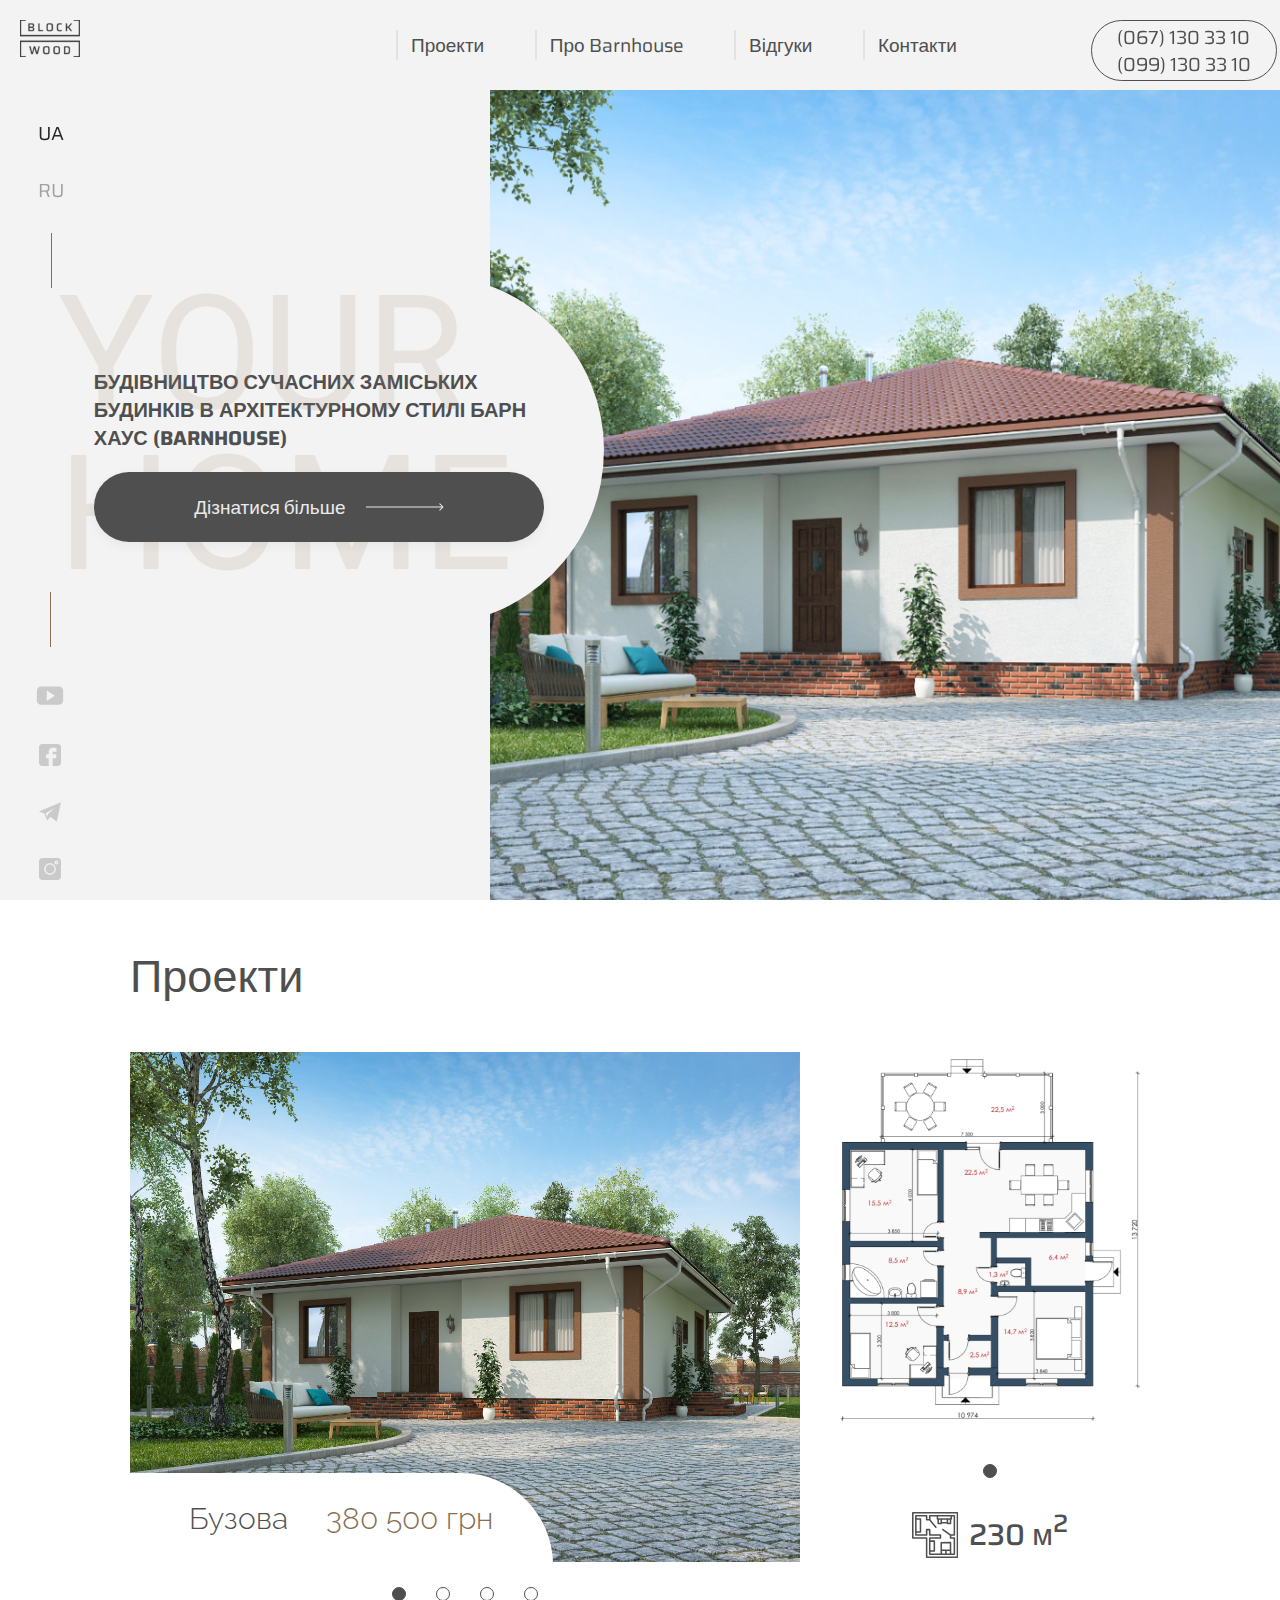
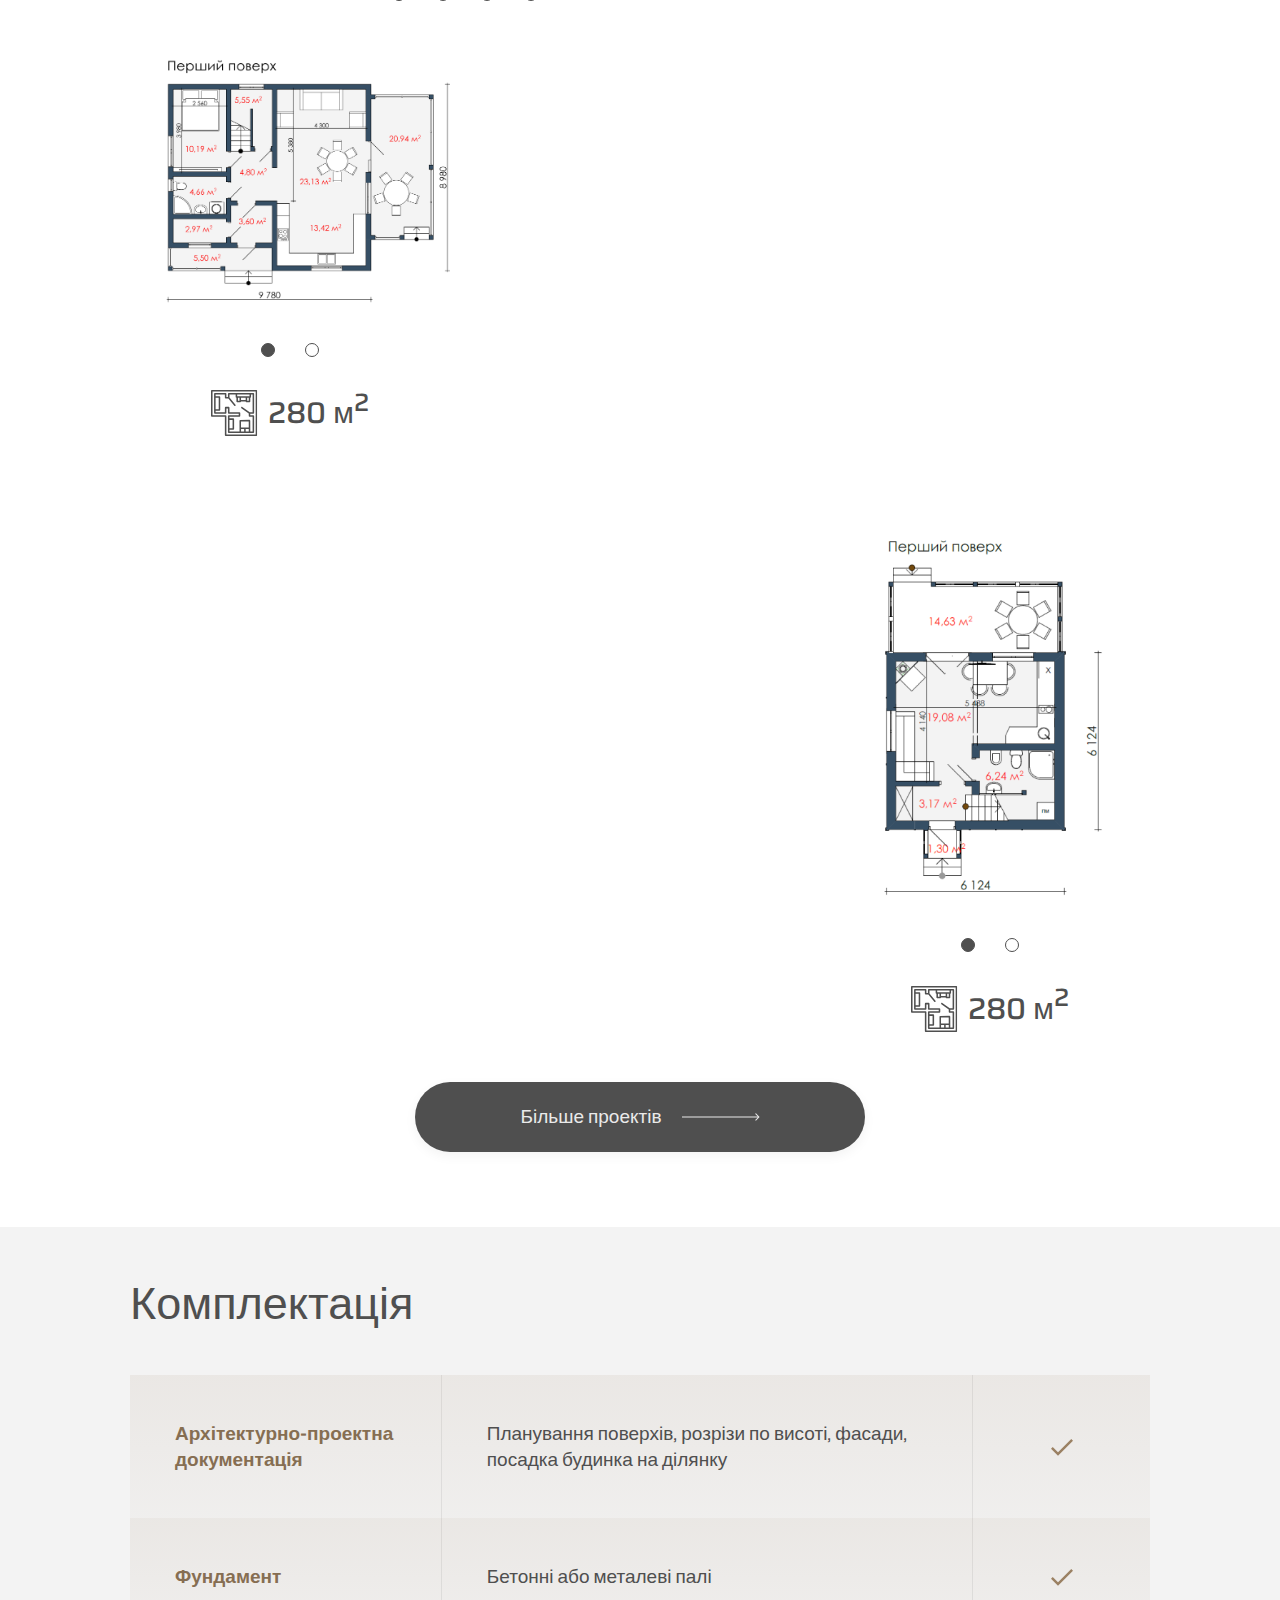
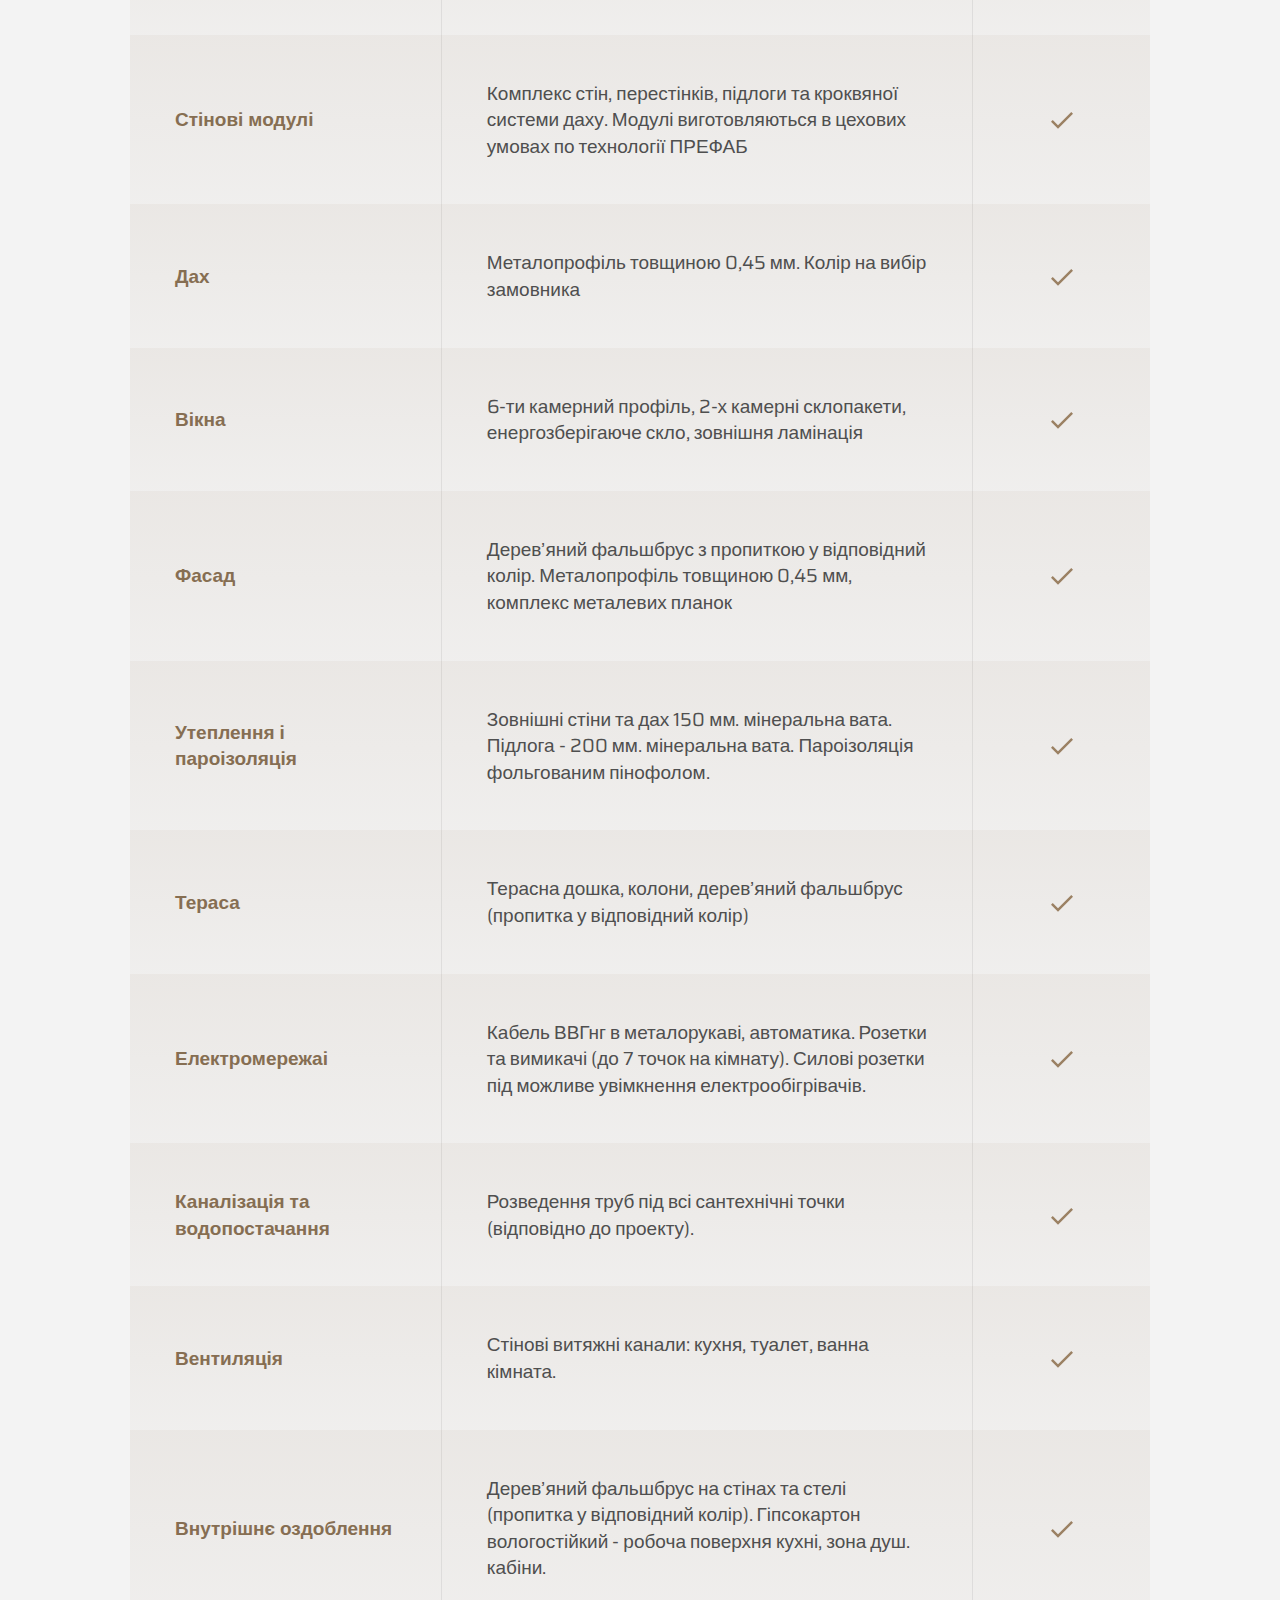
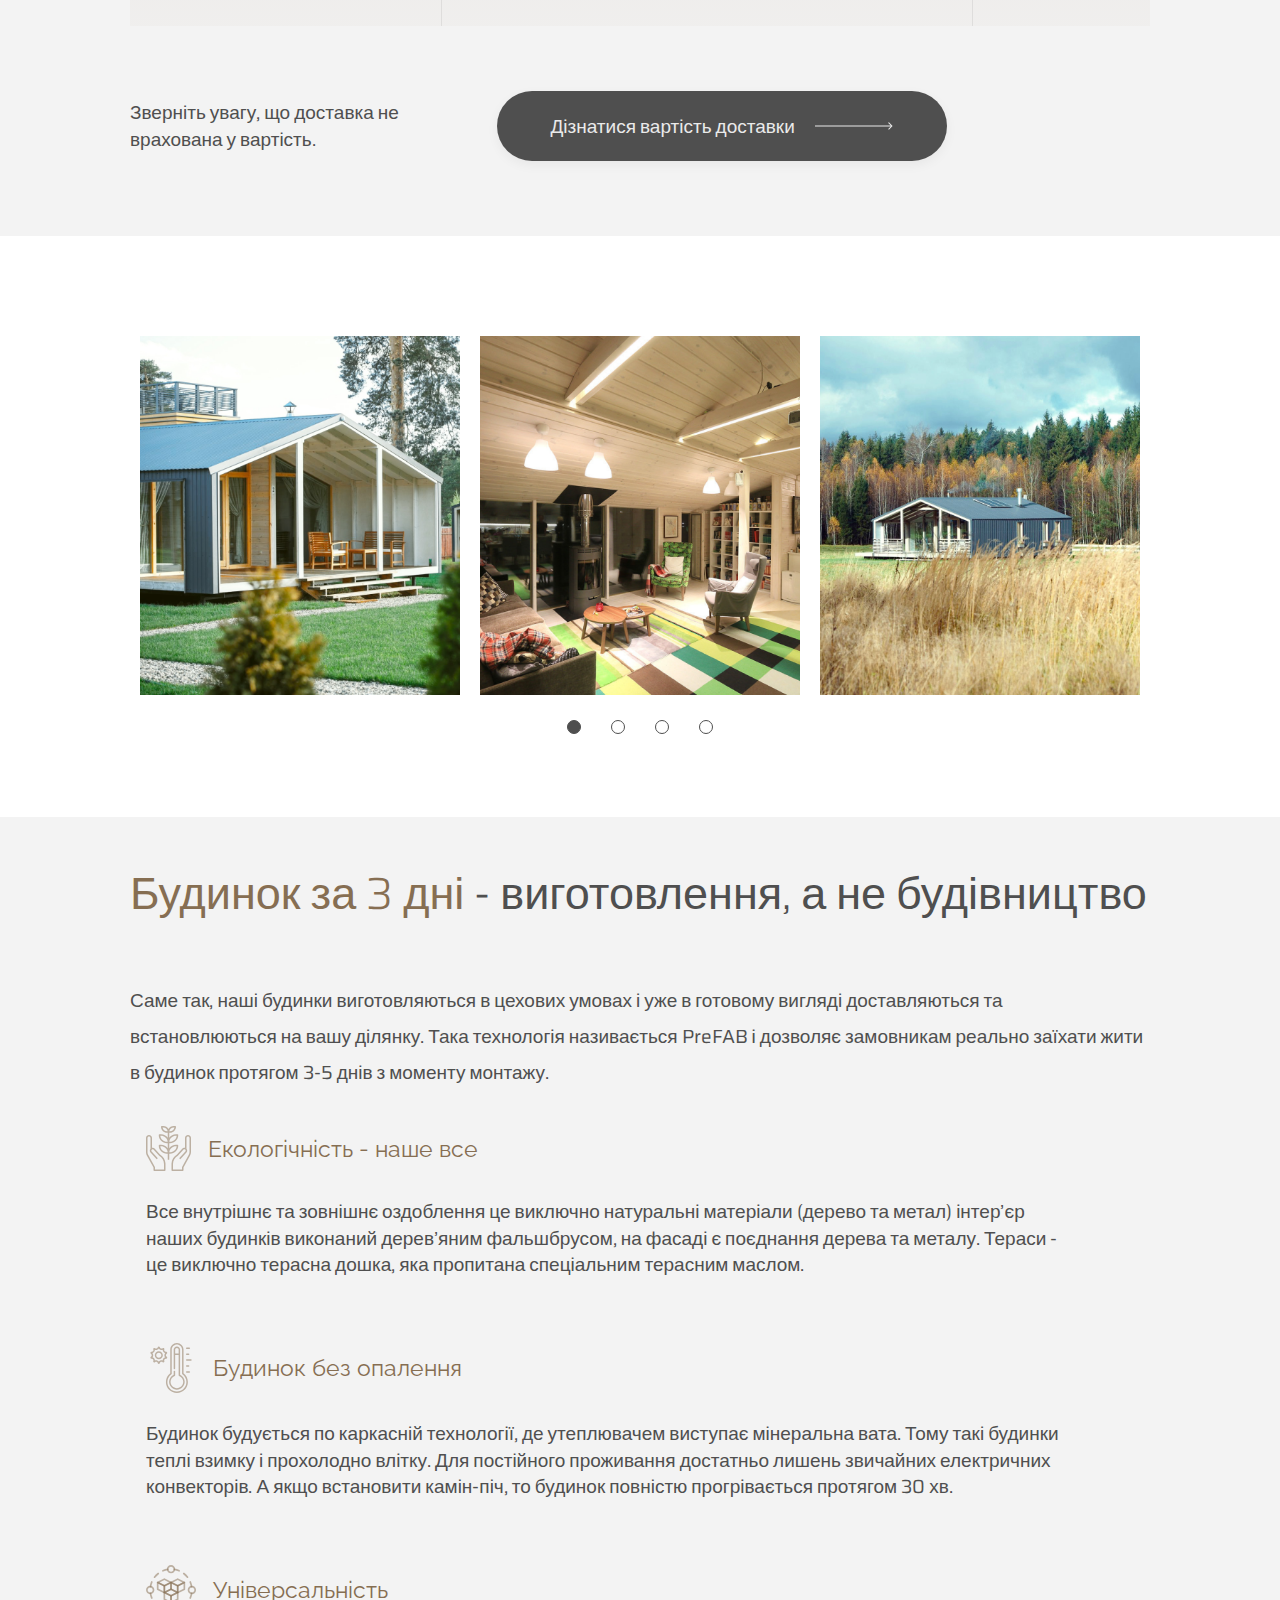
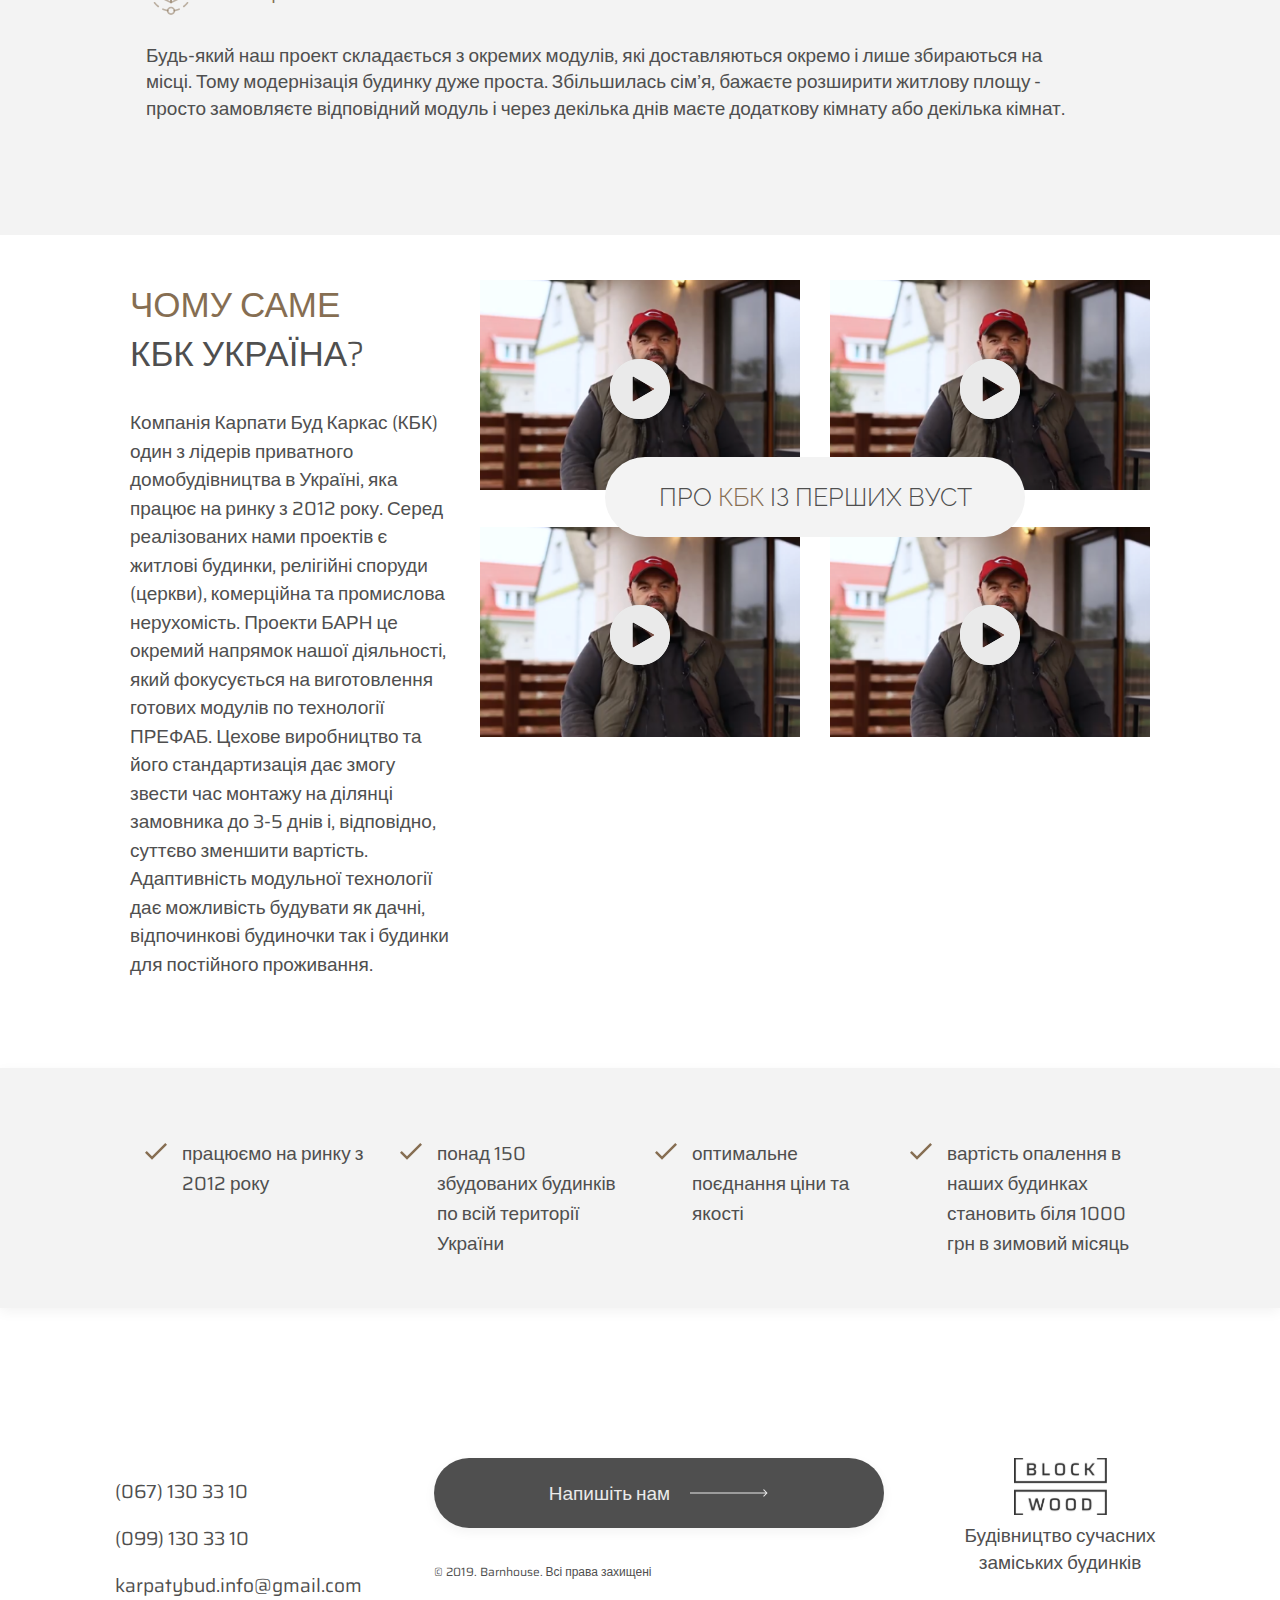
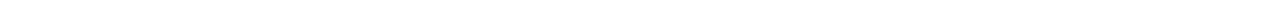
<file: index.html>
<!DOCTYPE html>
<html lang="en">
  <head>
    <meta charset="utf-8" />
    <meta
      name="viewport"
      content="width=device-width, initial-scale=1, shrink-to-fit=no"
    />

    <link rel="stylesheet" type="text/css" href="style/bootstrap.min.css" />
    <link rel="stylesheet" href="./style/animate.css" />
    <link rel="stylesheet" href="./style/slick.css" />
    <link rel="stylesheet" href="https://fonts.typedetail.com/fonts.css" />

    <link rel="stylesheet" type="text/css" href="style/main.css" />
    <title>Home</title>
  </head>
  <body>
    <!-- Modal thanks -->
    <div
      class="modal fade "
      id="modal_thanks"
      tabindex="-1"
      role="dialog"
      aria-labelledby="exampleModalCenterTitle"
      aria-hidden="true"
    >
      <div class="modal-dialog modal-dialog-centered" role="document">
        <div class="modal-content thanks_modal">
          <div>
            <p>
              Дякуємо!
            </p>
            <p>
              Ми отримали Ваше повідомлення і найближчим часом зв’яжемося з Вами
            </p>
          </div>
        </div>
      </div>
    </div>
    <!-- Modal -->
    <div
      class="modal fade modal_with_form"
      id="modal_one"
      tabindex="-1"
      role="dialog"
      aria-labelledby="exampleModalCenterTitle"
      aria-hidden="true"
    >
      <div class="modal-dialog modal-dialog-centered" role="document">
        <div class="modal-content">
          <form class="modal_form" action="">
            <button
              type="button"
              class="close"
              data-dismiss="modal"
              aria-label="Close"
            >
              <img src="./img/close.svg" alt="" />
            </button>
            <div class="form_title">
              Цікавить вартість доставки?
            </div>
            <p>
              Залишіть заявку і наш менеджер зателефонує Вам
            </p>
            <input type="text" placeholder="Ваше iм’я" />
            <input class="phone" type="tel" placeholder="Ваш номер телефону" />
            <button type="submit" class="btn_main" href="#">
              Залишити заявку
              <svg
                width="78"
                height="8"
                viewBox="0 0 78 8"
                fill="none"
                xmlns="http://www.w3.org/2000/svg"
              >
                <path
                  d="M77.3536 4.35355C77.5488 4.15829 77.5488 3.84171 77.3536 3.64645L74.1716 0.464466C73.9763 0.269204 73.6597 0.269204 73.4645 0.464466C73.2692 0.659728 73.2692 0.976311 73.4645 1.17157L76.2929 4L73.4645 6.82843C73.2692 7.02369 73.2692 7.34027 73.4645 7.53553C73.6597 7.7308 73.9763 7.7308 74.1716 7.53553L77.3536 4.35355ZM0 4.5H77V3.5H0V4.5Z"
                  fill="#eaeaea"
                />
              </svg>
            </button>
          </form>
        </div>
      </div>
    </div>
    <!-- Modal -->
    <div
      class="modal fade modal_with_form"
      id="modal_fourth"
      tabindex="-1"
      role="dialog"
      aria-labelledby="exampleModalCenterTitle"
      aria-hidden="true"
    >
      <div class="modal-dialog modal-dialog-centered" role="document">
        <div class="modal-content">
          <form class="modal_form" action="">
            <button
              type="button"
              class="close"
              data-dismiss="modal"
              aria-label="Close"
            >
              <img src="./img/close.svg" alt="" />
            </button>
            <div class="form_title">
              Бажаєте отримати більше проектів?
            </div>
            <p>
              Вкажіть своє ім'я та номер телефону і ми зв’яжемося із Вами
            </p>
            <input type="text" placeholder="Ваше iм’я" />
            <input class="phone" type="tel" placeholder="Ваш номер телефону" />
            <button type="submit" class="btn_main" href="#">
              <span></span>
              <span></span>
              <span></span>
              <span></span>
              Залишити заявку
              <svg
                width="78"
                height="8"
                viewBox="0 0 78 8"
                fill="none"
                xmlns="http://www.w3.org/2000/svg"
              >
                <path
                  d="M77.3536 4.35355C77.5488 4.15829 77.5488 3.84171 77.3536 3.64645L74.1716 0.464466C73.9763 0.269204 73.6597 0.269204 73.4645 0.464466C73.2692 0.659728 73.2692 0.976311 73.4645 1.17157L76.2929 4L73.4645 6.82843C73.2692 7.02369 73.2692 7.34027 73.4645 7.53553C73.6597 7.7308 73.9763 7.7308 74.1716 7.53553L77.3536 4.35355ZM0 4.5H77V3.5H0V4.5Z"
                  fill="#eaeaea"
                />
              </svg>
            </button>
          </form>
        </div>
      </div>
    </div>
    <!-- Modal -->
    <div
      class="modal fade modal_with_form"
      id="modal_three"
      tabindex="-1"
      role="dialog"
      aria-labelledby="exampleModalCenterTitle"
      aria-hidden="true"
    >
      <div class="modal-dialog modal-dialog-centered" role="document">
        <div class="modal-content">
          <form class="modal_form" action="">
            <button
              type="button"
              class="close"
              data-dismiss="modal"
              aria-label="Close"
            >
              <img src="./img/close.svg" alt="" />
            </button>
            <div class="form_title">
              Бажаєте дізнатись більше?
            </div>
            <p>
              Вкажіть своє ім'я та номер телефону і ми зв’яжемося із Вами
            </p>
            <input type="text" placeholder="Ваше iм’я" />
            <input class="phone" type="tel" placeholder="Ваш номер телефону" />
            <button
              type="submit"
              class="btn_main"
              href="#"
              data-target="#modal_three"
            >
              <span></span>
              <span></span>
              <span></span>
              <span></span>
              Залишити заявку
              <svg
                width="78"
                height="8"
                viewBox="0 0 78 8"
                fill="none"
                xmlns="http://www.w3.org/2000/svg"
              >
                <path
                  d="M77.3536 4.35355C77.5488 4.15829 77.5488 3.84171 77.3536 3.64645L74.1716 0.464466C73.9763 0.269204 73.6597 0.269204 73.4645 0.464466C73.2692 0.659728 73.2692 0.976311 73.4645 1.17157L76.2929 4L73.4645 6.82843C73.2692 7.02369 73.2692 7.34027 73.4645 7.53553C73.6597 7.7308 73.9763 7.7308 74.1716 7.53553L77.3536 4.35355ZM0 4.5H77V3.5H0V4.5Z"
                  fill="#eaeaea"
                />
              </svg>
            </button>
          </form>
        </div>
      </div>
    </div>
    <!-- Modal -->
    <div
      class="modal fade modal_with_form"
      id="modal_two"
      tabindex="-1"
      role="dialog"
      aria-labelledby="exampleModalCenterTitle"
      aria-hidden="true"
    >
      <div class="modal-dialog modal-dialog-centered" role="document">
        <div class="modal-content">
          <form class="modal_form" action="">
            <button
              type="button"
              class="close"
              data-dismiss="modal"
              aria-label="Close"
            >
              <img src="./img/close.svg" alt="" />
            </button>
            <div class="form_title">
              У Вас є запитання?
            </div>
            <p>
              Напишіть нам і найближчим часом ми дамо Вам відповідь
            </p>
            <input type="text" placeholder="Ваше iм’я" />
            <input class="phone" type="tel" placeholder="Ваш номер телефону" />
            <textarea
              name=""
              id=""
              cols="30"
              rows="5"
              placeholder="Ваше запитання"
            ></textarea>

            <button type="submit" class="btn_main" href="#">
              <span></span>
              <span></span>
              <span></span>
              <span></span>
              Залишити заявку
              <svg
                width="78"
                height="8"
                viewBox="0 0 78 8"
                fill="none"
                xmlns="http://www.w3.org/2000/svg"
              >
                <path
                  d="M77.3536 4.35355C77.5488 4.15829 77.5488 3.84171 77.3536 3.64645L74.1716 0.464466C73.9763 0.269204 73.6597 0.269204 73.4645 0.464466C73.2692 0.659728 73.2692 0.976311 73.4645 1.17157L76.2929 4L73.4645 6.82843C73.2692 7.02369 73.2692 7.34027 73.4645 7.53553C73.6597 7.7308 73.9763 7.7308 74.1716 7.53553L77.3536 4.35355ZM0 4.5H77V3.5H0V4.5Z"
                  fill="#eaeaea"
                />
              </svg>
            </button>
          </form>
        </div>
      </div>
    </div>
    <header>
      <ul class="menu">
        <div class="close_menu">
          <img src="./img/close_menu.svg" alt="" />
        </div>
        <div class="side_bar mobile_side">
          <div class="soc_side">
            <div class="side_line"></div>
            <a href="">
              <svg
                width="28"
                height="28"
                viewBox="0 0 28 28"
                fill="none"
                xmlns="http://www.w3.org/2000/svg"
              >
                <path
                  d="M0.866394 8.83789V18.5949C0.866394 20.9393 2.76675 22.8397 5.11114 22.8397H22.8714C25.2158 22.8397 27.1165 20.9393 27.1165 18.5949V8.83789C27.1165 6.4935 25.2158 4.59314 22.8714 4.59314H5.11114C2.76675 4.59314 0.866394 6.4935 0.866394 8.83789V8.83789ZM10.7865 18.99V8.44266L18.7829 13.7164L10.7865 18.99Z"
                  fill="#F6F6F6"
                  fill-opacity="0.2"
                />
              </svg>
            </a>
            <a href="">
              <svg
                width="22"
                height="22"
                viewBox="0 0 22 22"
                fill="none"
                xmlns="http://www.w3.org/2000/svg"
              >
                <path
                  d="M18.7773 0H3.22266C1.44583 0 0 1.44583 0 3.22266V18.7773C0 20.5542 1.44583 22 3.22266 22H9.71094V14.2227H7.13281V10.3555H9.71094V7.73438C9.71094 5.60188 11.4456 3.86719 13.5781 3.86719H17.4883V7.73438H13.5781V10.3555H17.4883L16.8438 14.2227H13.5781V22H18.7773C20.5542 22 22 20.5542 22 18.7773V3.22266C22 1.44583 20.5542 0 18.7773 0Z"
                  fill="#F6F6F6"
                  fill-opacity="0.2"
                />
              </svg>
            </a>
            <a href="">
              <svg
                width="22"
                height="22"
                viewBox="0 0 22 22"
                fill="none"
                xmlns="http://www.w3.org/2000/svg"
              >
                <path
                  d="M5.29355 12.5356L8.02979 19.3757L11.592 15.8135L17.6996 20.668L22 1.33203L0 10.4958L5.29355 12.5356ZM15.7135 6.8797L8.97963 13.0217L8.1409 16.1828L6.59151 12.3085L15.7135 6.8797Z"
                  fill="#F6F6F6"
                  fill-opacity="0.2"
                />
              </svg>
            </a>
            <a href="">
              <svg
                width="22"
                height="22"
                viewBox="0 0 22 22"
                fill="none"
                xmlns="http://www.w3.org/2000/svg"
              >
                <path
                  d="M18.7773 0H3.22266C1.44583 0 0 1.44583 0 3.22266V18.7773C0 20.5542 1.44583 22 3.22266 22H18.7773C20.5542 22 22 20.5542 22 18.7773V3.22266C22 1.44583 20.5542 0 18.7773 0ZM11.043 16.7578C7.84431 16.7578 5.24219 14.1557 5.24219 10.957C5.24219 7.75838 7.84431 5.15625 11.043 5.15625C14.2416 5.15625 16.8438 7.75838 16.8438 10.957C16.8438 14.1557 14.2416 16.7578 11.043 16.7578ZM17.4883 6.44531C16.4221 6.44531 15.5547 5.57788 15.5547 4.51172C15.5547 3.44556 16.4221 2.57812 17.4883 2.57812C18.5544 2.57812 19.4219 3.44556 19.4219 4.51172C19.4219 5.57788 18.5544 6.44531 17.4883 6.44531Z"
                  fill="#F6F6F6"
                  fill-opacity="0.2"
                />
                <path
                  d="M17.4883 3.86719C17.1326 3.86719 16.8438 4.15605 16.8438 4.51172C16.8438 4.86739 17.1326 5.15625 17.4883 5.15625C17.8439 5.15625 18.1328 4.86739 18.1328 4.51172C18.1328 4.15605 17.8439 3.86719 17.4883 3.86719Z"
                  fill="#F6F6F6"
                  fill-opacity="0.2"
                />
                <path
                  d="M11.043 6.44531C8.55548 6.44531 6.53125 8.46954 6.53125 10.957C6.53125 13.4445 8.55548 15.4688 11.043 15.4688C13.5305 15.4688 15.5547 13.4445 15.5547 10.957C15.5547 8.46954 13.5305 6.44531 11.043 6.44531Z"
                  fill="#F6F6F6"
                  fill-opacity="0.2"
                />
              </svg>
            </a>
          </div>
        </div>
        <li>
          <a href="">
            Проекти
          </a>
        </li>
        <li>
          <a href="">
            Про Barnhouse
          </a>
        </li>
        <li><a href="">Відгуки</a></li>
        <li><a href="">Контакти</a></li>
        <li class="tel_1">
          <a href="tel:+380671303310">
            (067) 130 33 10
          </a>
        </li>
        <li class="tel_2">
          <a href="tel:+380671303310">
            (099) 130 33 10
          </a>
        </li>
        <div class="language_block align_center">
          <a class="active_lang" href="">
            UA
          </a>
          <a href="">
            ru
          </a>
          <div class="side_line"></div>
        </div>
      </ul>
      <div class="tel_block">
        <a href="tel:+0671303310">
          (067) 130 33 10
        </a>
        <a href="tel:+380671303310">
          (099) 130 33 10
        </a>
      </div>
    </header>
    <div class="side_bar">
      <div class="side_logo">
        <a href="">
          <img src="./img/logo.svg" alt="" />
        </a>
      </div>
      <div class="soc_side">
        <div class="side_line"></div>
        <a href="">
          <svg
            width="28"
            height="28"
            viewBox="0 0 28 28"
            fill="none"
            xmlns="http://www.w3.org/2000/svg"
          >
            <path
              d="M0.866394 8.83789V18.5949C0.866394 20.9393 2.76675 22.8397 5.11114 22.8397H22.8714C25.2158 22.8397 27.1165 20.9393 27.1165 18.5949V8.83789C27.1165 6.4935 25.2158 4.59314 22.8714 4.59314H5.11114C2.76675 4.59314 0.866394 6.4935 0.866394 8.83789V8.83789ZM10.7865 18.99V8.44266L18.7829 13.7164L10.7865 18.99Z"
              fill="#F6F6F6"
              fill-opacity="0.2"
            />
          </svg>
        </a>
        <a href="">
          <svg
            width="22"
            height="22"
            viewBox="0 0 22 22"
            fill="none"
            xmlns="http://www.w3.org/2000/svg"
          >
            <path
              d="M18.7773 0H3.22266C1.44583 0 0 1.44583 0 3.22266V18.7773C0 20.5542 1.44583 22 3.22266 22H9.71094V14.2227H7.13281V10.3555H9.71094V7.73438C9.71094 5.60188 11.4456 3.86719 13.5781 3.86719H17.4883V7.73438H13.5781V10.3555H17.4883L16.8438 14.2227H13.5781V22H18.7773C20.5542 22 22 20.5542 22 18.7773V3.22266C22 1.44583 20.5542 0 18.7773 0Z"
              fill="#F6F6F6"
              fill-opacity="0.2"
            />
          </svg>
        </a>
        <a href="">
          <svg
            width="22"
            height="22"
            viewBox="0 0 22 22"
            fill="none"
            xmlns="http://www.w3.org/2000/svg"
          >
            <path
              d="M5.29355 12.5356L8.02979 19.3757L11.592 15.8135L17.6996 20.668L22 1.33203L0 10.4958L5.29355 12.5356ZM15.7135 6.8797L8.97963 13.0217L8.1409 16.1828L6.59151 12.3085L15.7135 6.8797Z"
              fill="#F6F6F6"
              fill-opacity="0.2"
            />
          </svg>
        </a>
        <a href="">
          <svg
            width="22"
            height="22"
            viewBox="0 0 22 22"
            fill="none"
            xmlns="http://www.w3.org/2000/svg"
          >
            <path
              d="M18.7773 0H3.22266C1.44583 0 0 1.44583 0 3.22266V18.7773C0 20.5542 1.44583 22 3.22266 22H18.7773C20.5542 22 22 20.5542 22 18.7773V3.22266C22 1.44583 20.5542 0 18.7773 0ZM11.043 16.7578C7.84431 16.7578 5.24219 14.1557 5.24219 10.957C5.24219 7.75838 7.84431 5.15625 11.043 5.15625C14.2416 5.15625 16.8438 7.75838 16.8438 10.957C16.8438 14.1557 14.2416 16.7578 11.043 16.7578ZM17.4883 6.44531C16.4221 6.44531 15.5547 5.57788 15.5547 4.51172C15.5547 3.44556 16.4221 2.57812 17.4883 2.57812C18.5544 2.57812 19.4219 3.44556 19.4219 4.51172C19.4219 5.57788 18.5544 6.44531 17.4883 6.44531Z"
              fill="#F6F6F6"
              fill-opacity="0.2"
            />
            <path
              d="M17.4883 3.86719C17.1326 3.86719 16.8438 4.15605 16.8438 4.51172C16.8438 4.86739 17.1326 5.15625 17.4883 5.15625C17.8439 5.15625 18.1328 4.86739 18.1328 4.51172C18.1328 4.15605 17.8439 3.86719 17.4883 3.86719Z"
              fill="#F6F6F6"
              fill-opacity="0.2"
            />
            <path
              d="M11.043 6.44531C8.55548 6.44531 6.53125 8.46954 6.53125 10.957C6.53125 13.4445 8.55548 15.4688 11.043 15.4688C13.5305 15.4688 15.5547 13.4445 15.5547 10.957C15.5547 8.46954 13.5305 6.44531 11.043 6.44531Z"
              fill="#F6F6F6"
              fill-opacity="0.2"
            />
          </svg>
        </a>
      </div>
    </div>
    <main>
      <section class="first_view">
        <div class="menu_btn">
          <img src="./img/menu.svg" alt="" />
        </div>
        <div class="language_block align_center">
          <a class="active_lang" href="">
            UA
          </a>
          <a href="">
            ru
          </a>
          <div class="side_line"></div>
        </div>
        <div class="left_block_wrap">
          <div class="left_block">
            <h1>
              YOUR HOME
            </h1>
            <div class="left_block_text">
              <p>
                Будівництво сучасних заміських будинків в архітектурному стилі
                Барн Хаус (Barnhouse)
              </p>
              <a
                class="btn_main"
                data-toggle="modal"
                data-target="#modal_three"
                href="#"
              >
                Дізнатися більше
                <svg
                  width="78"
                  height="8"
                  viewBox="0 0 78 8"
                  fill="none"
                  xmlns="http://www.w3.org/2000/svg"
                >
                  <path
                    d="M77.3536 4.35355C77.5488 4.15829 77.5488 3.84171 77.3536 3.64645L74.1716 0.464466C73.9763 0.269204 73.6597 0.269204 73.4645 0.464466C73.2692 0.659728 73.2692 0.976311 73.4645 1.17157L76.2929 4L73.4645 6.82843C73.2692 7.02369 73.2692 7.34027 73.4645 7.53553C73.6597 7.7308 73.9763 7.7308 74.1716 7.53553L77.3536 4.35355ZM0 4.5H77V3.5H0V4.5Z"
                    fill="#eaeaea"
                  />
                </svg>
              </a>
            </div>
          </div>
        </div>
        <div class="first_view__right  ">
          <img src="./img/fr.png" alt="" />
        </div>
      </section>
      <section class="second_view">
        <div class="container">
          <h3>
            Проекти
          </h3>
          <div class="plan_wrap">
            <div class="row">
              <div class="col-lg-8 ">
                <div class="relative_block">
                  <div class="proj_dscr">
                    <span class="proj_name">
                      Бузова
                    </span>
                    <span class="proj_price">
                        380 500 грн
                    </span>
                  </div>
                  <div class="slider slider_1">
                    <div class="slide_img">
                      <img src="./img/buzova_1.jpg" alt="" />
                    </div>
                    <div class="slide_img">
                      <img src="./img/buzova_2.jpg" alt="" />
                    </div>
                    <div class="slide_img">
                      <img src="./img/buzova_3.jpg" alt="" />
                    </div>
                    <div class="slide_img">
                      <img src="./img/buzova_4.jpg" alt="" />
                    </div>
                  </div>
                </div>
              </div>
              <div class="col-lg-4">
                <div class="slide_plan slider">
                  <div class="plan_img">
                    <img src="./img/40v.png" alt="" />
                  </div>
                </div>
                <div class="plan_dscr">
                  <div class="area">
                    <img src="./img/blueprint1.svg" alt="" />
                    <span> 230 м<sup>2</sup> </span>
                  </div>
                </div>
              </div>
            </div>
          </div>
          <div class="plan_wrap ">
            <div class="row">
              <div class="col-lg-4">
                <div class="slide_plan slider">
                  <div class="plan_img">
                    <img src="./img/p1.png" alt="" />
                  </div>
                  <div class="plan_img">
                    <img src="./img/p2.png" alt="" />
                  </div>
                </div>
                <div class="plan_dscr">
                  <div class="area">
                    <img src="./img/blueprint1.svg" alt="" />
                    <span> 280 м<sup>2</sup> </span>
                  </div>
                </div>
              </div>
              <div class="col-lg-8 wow bounceInRight" data-wow-duration="2s">
                <div class="relative_block">
                  <div class="proj_dscr">
                    <span class="proj_name">
                      Гора
                    </span>
                    <span class="proj_price">
                      420 500  грн
                    </span>
                  </div>
                  <div class="slider slider_1">
                    <div class="slide_img">
                      <img src="./img/Gora_0003.jpg" alt="" />
                    </div>
                    <div class="slide_img">
                      <img src="./img/Gora_0000.jpg" alt="" />
                    </div>
                    <div class="slide_img">
                      <img src="./img/Gora_0001.jpg" alt="" />
                    </div>
                  
                  </div>
                </div>
              </div>
            </div>
          </div>
          <div class="plan_wrap">
            <div class="row">
              <div class="col-lg-8  wow bounceInLeft" data-wow-duration="2s"">
                <div class="relative_block">
                  <div class="proj_dscr">
                    <span class="proj_name">
                      Микулинці
                    </span>
                    <span class="proj_price">
                      490 300 грн
                    </span>
                  </div>
                  <div class="slider slider_1">
                    <div class="slide_img">
                      <img src="./img/1vv.jpg" alt="" />
                    </div>
                    <div class="slide_img">
                      <img src="./img/2vv.jpg" alt="" />
                    </div>
                    <div class="slide_img">
                      <img src="./img/3vv.jpg" alt="" />
                    </div>

                  </div>
                </div>
              </div>
              <div class="col-lg-4">
                <div class="slide_plan slider">
                  <div class="plan_img">
                    <img src="./img/zc1.png" alt="" />
                  </div>
                  <div class="plan_img">
                    <img src="./img/zc2.png" alt="" />
                  </div>
                  
                </div>
                <div class="plan_dscr">
                  <div class="area">
                    <img src="./img/blueprint1.svg" alt="" />
                    <span> 280 м<sup>2</sup> </span>
                  </div>
                </div>
              </div>
            </div>
          </div>
          <a
            class="btn_main"
            data-toggle="modal"
            data-target="#modal_fourth"
            href="#"
          >
         
            Більше проектів
            <svg
              width="78"
              height="8"
              viewBox="0 0 78 8"
              fill="none"
              xmlns="http://www.w3.org/2000/svg"
            >
              <path
                d="M77.3536 4.35355C77.5488 4.15829 77.5488 3.84171 77.3536 3.64645L74.1716 0.464466C73.9763 0.269204 73.6597 0.269204 73.4645 0.464466C73.2692 0.659728 73.2692 0.976311 73.4645 1.17157L76.2929 4L73.4645 6.82843C73.2692 7.02369 73.2692 7.34027 73.4645 7.53553C73.6597 7.7308 73.9763 7.7308 74.1716 7.53553L77.3536 4.35355ZM0 4.5H77V3.5H0V4.5Z"
                fill="#eaeaea"
              />
            </svg>
          </a>
        </div>
      </section>
      <section class="third_view">
        <div class="container">
          <h3>
            Комплектація
          </h3>
          <ul class="equipment">
            <li>
              <div class="equipment_name">
                <p>Архітектурно-проектна документація</p>
              </div>
              <div class="equipment_text">
                <p>
                  Планування поверхів, розрізи по висоті, фасади, посадка
                  будинка на ділянку
                </p>
              </div>
              <div class="check_mark">
                <svg
                  width="22"
                  height="17"
                  viewBox="0 0 22 17"
                  fill="none"
                  xmlns="http://www.w3.org/2000/svg"
                >
                  <path
                    d="M7 13.25L1.75 8L0 9.75L7 16.75L22 1.75L20.25 0L7 13.25Z"
                    fill="#EAEAEA"
                  />
                </svg>
              </div>
            </li>
            <li>
              <div class="equipment_name">
                <p>Фундамент</p>
              </div>
              <div class="equipment_text">
                <p>
                  Бетонні або металеві палі
                </p>
              </div>
              <div class="check_mark">
                <svg
                  width="22"
                  height="17"
                  viewBox="0 0 22 17"
                  fill="none"
                  xmlns="http://www.w3.org/2000/svg"
                >
                  <path
                    d="M7 13.25L1.75 8L0 9.75L7 16.75L22 1.75L20.25 0L7 13.25Z"
                    fill="#EAEAEA"
                  />
                </svg>
              </div>
            </li>
            <li>
              <div class="equipment_name">
                <p>Стінові модулі</p>
              </div>
              <div class="equipment_text">
                <p>
                  Комплекс стін, перестінків, підлоги та кроквяної системи даху.
                  Модулі виготовляються в цехових умовах по технології ПРЕФАБ
                </p>
              </div>
              <div class="check_mark">
                <svg
                  width="22"
                  height="17"
                  viewBox="0 0 22 17"
                  fill="none"
                  xmlns="http://www.w3.org/2000/svg"
                >
                  <path
                    d="M7 13.25L1.75 8L0 9.75L7 16.75L22 1.75L20.25 0L7 13.25Z"
                    fill="#EAEAEA"
                  />
                </svg>
              </div>
            </li>
            <li>
              <div class="equipment_name">
                <p>Дах</p>
              </div>
              <div class="equipment_text">
                <p>
                  Металопрофіль товщиною 0,45 мм. Колір на вибір замовника
                </p>
              </div>
              <div class="check_mark">
                <svg
                  width="22"
                  height="17"
                  viewBox="0 0 22 17"
                  fill="none"
                  xmlns="http://www.w3.org/2000/svg"
                >
                  <path
                    d="M7 13.25L1.75 8L0 9.75L7 16.75L22 1.75L20.25 0L7 13.25Z"
                    fill="#EAEAEA"
                  />
                </svg>
              </div>
            </li>
            <li>
              <div class="equipment_name">
                <p>Вікна</p>
              </div>
              <div class="equipment_text">
                <p>
                  6-ти камерний профіль, 2-х камерні склопакети,
                  енергозберігаюче скло, зовнішня ламінація
                </p>
              </div>
              <div class="check_mark">
                <svg
                  width="22"
                  height="17"
                  viewBox="0 0 22 17"
                  fill="none"
                  xmlns="http://www.w3.org/2000/svg"
                >
                  <path
                    d="M7 13.25L1.75 8L0 9.75L7 16.75L22 1.75L20.25 0L7 13.25Z"
                    fill="#EAEAEA"
                  />
                </svg>
              </div>
            </li>
            <li>
              <div class="equipment_name">
                <p>Фасад</p>
              </div>
              <div class="equipment_text">
                <p>
                  Дерев’яний фальшбрус з пропиткою у відповідний колір.
                  Металопрофіль товщиною 0,45 мм, комплекс металевих планок
                </p>
              </div>
              <div class="check_mark">
                <svg
                  width="22"
                  height="17"
                  viewBox="0 0 22 17"
                  fill="none"
                  xmlns="http://www.w3.org/2000/svg"
                >
                  <path
                    d="M7 13.25L1.75 8L0 9.75L7 16.75L22 1.75L20.25 0L7 13.25Z"
                    fill="#EAEAEA"
                  />
                </svg>
              </div>
            </li>
            <li>
              <div class="equipment_name">
                <p>Утеплення і пароізоляція</p>
              </div>
              <div class="equipment_text">
                <p>
                  Зовнішні стіни та дах 150 мм. мінеральна вата. Підлога - 200
                  мм. мінеральна вата. Пароізоляція фольгованим пінофолом.
                </p>
              </div>
              <div class="check_mark">
                <svg
                  width="22"
                  height="17"
                  viewBox="0 0 22 17"
                  fill="none"
                  xmlns="http://www.w3.org/2000/svg"
                >
                  <path
                    d="M7 13.25L1.75 8L0 9.75L7 16.75L22 1.75L20.25 0L7 13.25Z"
                    fill="#EAEAEA"
                  />
                </svg>
              </div>
            </li>
            <li>
              <div class="equipment_name">
                <p>Тераса</p>
              </div>
              <div class="equipment_text">
                <p>
                  Терасна дошка, колони, дерев’яний фальшбрус (пропитка у
                  відповідний колір)
                </p>
              </div>
              <div class="check_mark">
                <svg
                  width="22"
                  height="17"
                  viewBox="0 0 22 17"
                  fill="none"
                  xmlns="http://www.w3.org/2000/svg"
                >
                  <path
                    d="M7 13.25L1.75 8L0 9.75L7 16.75L22 1.75L20.25 0L7 13.25Z"
                    fill="#EAEAEA"
                  />
                </svg>
              </div>
            </li>
            <li>
              <div class="equipment_name">
                <p>Електромережаі</p>
              </div>
              <div class="equipment_text">
                <p>
                  Кабель ВВГнг в металорукаві, автоматика. Розетки та вимикачі
                  (до 7 точок на кімнату). Силові розетки під можливе увімкнення
                  електрообігрівачів.
                </p>
              </div>
              <div class="check_mark">
                <svg
                  width="22"
                  height="17"
                  viewBox="0 0 22 17"
                  fill="none"
                  xmlns="http://www.w3.org/2000/svg"
                >
                  <path
                    d="M7 13.25L1.75 8L0 9.75L7 16.75L22 1.75L20.25 0L7 13.25Z"
                    fill="#EAEAEA"
                  />
                </svg>
              </div>
            </li>
            <li>
              <div class="equipment_name">
                <p>Каналізація та водопостачання</p>
              </div>
              <div class="equipment_text">
                <p>
                  Розведення труб під всі сантехнічні точки (відповідно до
                  проекту).
                </p>
              </div>
              <div class="check_mark">
                <svg
                  width="22"
                  height="17"
                  viewBox="0 0 22 17"
                  fill="none"
                  xmlns="http://www.w3.org/2000/svg"
                >
                  <path
                    d="M7 13.25L1.75 8L0 9.75L7 16.75L22 1.75L20.25 0L7 13.25Z"
                    fill="#EAEAEA"
                  />
                </svg>
              </div>
            </li>
            <li>
              <div class="equipment_name">
                <p>Вентиляція</p>
              </div>
              <div class="equipment_text">
                <p>
                  Стінові витяжні канали: кухня, туалет, ванна кімната.
                </p>
              </div>
              <div class="check_mark">
                <svg
                  width="22"
                  height="17"
                  viewBox="0 0 22 17"
                  fill="none"
                  xmlns="http://www.w3.org/2000/svg"
                >
                  <path
                    d="M7 13.25L1.75 8L0 9.75L7 16.75L22 1.75L20.25 0L7 13.25Z"
                    fill="#EAEAEA"
                  />
                </svg>
              </div>
            </li>
            <li>
              <div class="equipment_name">
                <p>Внутрішнє оздоблення</p>
              </div>
              <div class="equipment_text">
                <p>
                  Дерев’яний фальшбрус на стінах та стелі (пропитка у
                  відповідний колір). Гіпсокартон вологостійкий - робоча
                  поверхня кухні, зона душ. кабіни.
                </p>
              </div>
              <div class="check_mark">
                <svg
                  width="22"
                  height="17"
                  viewBox="0 0 22 17"
                  fill="none"
                  xmlns="http://www.w3.org/2000/svg"
                >
                  <path
                    d="M7 13.25L1.75 8L0 9.75L7 16.75L22 1.75L20.25 0L7 13.25Z"
                    fill="#EAEAEA"
                  />
                </svg>
              </div>
            </li>
          </ul>
          <div>
            <p>
              Зверніть увагу, що доставка не врахована у вартість.
            </p>
            <a
              class="btn_main"
              data-toggle="modal"
              data-target="#modal_one"
              href="#"
            >
              Дізнатися вартість доставки
              <svg
                width="78"
                height="8"
                viewBox="0 0 78 8"
                fill="none"
                xmlns="http://www.w3.org/2000/svg"
              >
                <path
                  d="M77.3536 4.35355C77.5488 4.15829 77.5488 3.84171 77.3536 3.64645L74.1716 0.464466C73.9763 0.269204 73.6597 0.269204 73.4645 0.464466C73.2692 0.659728 73.2692 0.976311 73.4645 1.17157L76.2929 4L73.4645 6.82843C73.2692 7.02369 73.2692 7.34027 73.4645 7.53553C73.6597 7.7308 73.9763 7.7308 74.1716 7.53553L77.3536 4.35355ZM0 4.5H77V3.5H0V4.5Z"
                  fill="#eaeaea"
                />
              </svg>
            </a>
          </div>
        </div>
      </section>
      <section class="fourth_view">
        <div class="container">
          <div class="slider_2 slider">
            <div class="slide_2">
              <div class="slide_2_img_wrap">
                <img src="./img/811.png" alt="" />
              </div>
            </div>
            <div class="slide_2">
              <div class="slide_2_img_wrap">
                <img src="./img/1711.png" alt="" />
              </div>
            </div>
            <div class="slide_2">
              <div class="slide_2_img_wrap">
                <img src="./img/1011.png" alt="" />
              </div>
            </div>
            <div class="slide_2">
              <div class="slide_2_img_wrap">
                <img src="./img/811.png" alt="" />
              </div>
            </div>
            <div class="slide_2">
              <div class="slide_2_img_wrap">
                <img src="./img/1711.png" alt="" />
              </div>
            </div>
            <div class="slide_2">
              <div class="slide_2_img_wrap">
                <img src="./img/1011.png" alt="" />
              </div>
            </div>
            <div class="slide_2">
              <div class="slide_2_img_wrap">
                <img src="./img/811.png" alt="" />
              </div>
            </div>
            <div class="slide_2">
              <div class="slide_2_img_wrap">
                <img src="./img/1711.png" alt="" />
              </div>
            </div>
            <div class="slide_2">
              <div class="slide_2_img_wrap">
                <img src="./img/1011.png" alt="" />
              </div>
            </div>
            <div class="slide_2">
              <div class="slide_2_img_wrap">
                <img src="./img/811.png" alt="" />
              </div>
            </div>
            <div class="slide_2">
              <div class="slide_2_img_wrap">
                <img src="./img/1711.png" alt="" />
              </div>
            </div>
            <div class="slide_2">
              <div class="slide_2_img_wrap">
                <img src="./img/1011.png" alt="" />
              </div>
            </div>
          </div>
        </div>
      </section>
      <section class="fifth_view">
        <div class="container">
          <h3>
            <span class="gold_text">
              Будинок за 3 дні
            </span>
            - виготовлення, а не будівництво
          </h3>
          <p>
            Саме так, наші будинки виготовляються в цехових умовах і уже в
            готовому вигляді доставляються та встановлюються на вашу ділянку.
            Така технологія називається PreFAB і дозволяє замовникам реально
            заїхати жити в будинок протягом 3-5 днів з моменту монтажу.
          </p>
          <div class="pluses">
            <div class="plusess_title">
              <img src="./img/ecology1.svg" alt="" />
              <span>
                Екологічність - наше все
              </span>
            </div>
            <p>
              Все внутрішнє та зовнішнє оздоблення це виключно натуральні
              матеріали (дерево та метал) інтер’єр наших будинків виконаний
              дерев’яним фальшбрусом, на фасаді є поєднання дерева та металу.
              Тераси - це виключно терасна дошка, яка пропитана спеціальним
              терасним маслом.
            </p>
          </div>
          <div class="pluses">
            <div class="plusess_title">
              <img src="./img/hot11.svg" alt="" />
              <span>
                Будинок без опалення
              </span>
            </div>
            <p>
              Будинок будується по каркасній технології, де утеплювачем виступає
              мінеральна вата. Тому такі будинки теплі взимку і прохолодно
              влітку. Для постійного проживання достатньо лишень звичайних
              електричних конвекторів. А якщо встановити камін-піч, то будинок
              повністю прогрівається протягом 30 хв.
            </p>
          </div>
          <div class="pluses">
            <div class="plusess_title">
              <img src="./img/modules11.svg" alt="" />
              <span>
                Універсальність
              </span>
            </div>
            <p>
              Будь-який наш проект складається з окремих модулів, які
              доставляються окремо і лише збираються на місці. Тому модернізація
              будинку дуже проста. Збільшилась сім’я, бажаєте розширити житлову
              площу - просто замовляєте відповідний модуль і через декілька днів
              маєте додаткову кімнату або декілька кімнат.
            </p>
          </div>
        </div>
      </section>
      <section class="sixth_view">
        <div class="container">
          <div class="row">
            <div class="col-lg-4 col-12">
              <h3 class="why_title">
                Чому саме <br />
                <span class="gold_text"> КБК Україна? </span>
              </h3>
              <p class="why_text">
                Компанія Карпати Буд Каркас (КБК) один з лідерів приватного
                домобудівництва в Україні, яка працює на ринку з 2012 року.
                Серед реалізованих нами проектів є житлові будинки, релігійні
                споруди (церкви), комерційна та промислова нерухомість. Проекти
                БАРН це окремий напрямок нашої діяльності, який фокусується на
                виготовлення готових модулів по технології ПРЕФАБ. Цехове
                виробництво та його стандартизація дає змогу звести час монтажу
                на ділянці замовника до 3-5 днів і, відповідно, суттєво зменшити
                вартість. Адаптивність модульної технології дає можливість
                будувати як дачні, відпочинкові будиночки так і будинки для
                постійного проживання.
              </p>
            </div>
            <div class="col-lg-8  col-12">
              <div class="row relative_block">
                <div class="video_block_text">
                  <p>
                    Про
                    <span class="gold_text">
                      КБК
                    </span>
                    із перших вуст
                  </p>
                </div>
                <div class="col-6">
                  <div class="video_link_wrap">
                    <div
                      class="play_btn"
                      data-toggle="modal"
                      data-target="#exampleModalCenter"
                    >
                      <svg
                        width="100"
                        height="100"
                        viewBox="0 0 100 100"
                        fill="none"
                        xmlns="http://www.w3.org/2000/svg"
                      >
                        <mask id="path-1-inside-1" fill="white">
                          <path
                            fill-rule="evenodd"
                            clip-rule="evenodd"
                            d="M50 0C22.3858 0 0 22.3858 0 50C0 77.6142 22.3858 100 50 100C77.6142 100 100 77.6142 100 50C100 22.3858 77.6142 0 50 0ZM39 70.7846L73.5 50.866C74.1667 50.4811 74.1667 49.5189 73.5 49.134L39 29.2154C38.3333 28.8305 37.5 29.3116 37.5 30.0814L37.5 69.9186C37.5 70.6884 38.3333 71.1695 39 70.7846Z"
                          />
                        </mask>
                        <path
                          fill-rule="evenodd"
                          clip-rule="evenodd"
                          d="M50 0C22.3858 0 0 22.3858 0 50C0 77.6142 22.3858 100 50 100C77.6142 100 100 77.6142 100 50C100 22.3858 77.6142 0 50 0ZM39 70.7846L73.5 50.866C74.1667 50.4811 74.1667 49.5189 73.5 49.134L39 29.2154C38.3333 28.8305 37.5 29.3116 37.5 30.0814L37.5 69.9186C37.5 70.6884 38.3333 71.1695 39 70.7846Z"
                          fill="#EAEAEA"
                        />
                        <path
                          d="M73.5 50.866L75 53.4641L73.5 50.866ZM39 70.7846L37.5 68.1865H37.5L39 70.7846ZM73.5 49.134L75 46.5359L73.5 49.134ZM39 29.2154L37.5 31.8135L39 29.2154ZM37.5 30.0814H40.5H37.5ZM37.5 69.9186H34.5H37.5ZM3 50C3 24.0426 24.0426 3 50 3V-3C20.7289 -3 -3 20.7289 -3 50H3ZM50 97C24.0426 97 3 75.9574 3 50H-3C-3 79.2711 20.7289 103 50 103V97ZM97 50C97 75.9574 75.9574 97 50 97V103C79.2711 103 103 79.2711 103 50H97ZM50 3C75.9574 3 97 24.0426 97 50H103C103 20.7289 79.2711 -3 50 -3V3ZM72 48.2679L37.5 68.1865L40.5 73.3827L75 53.4641L72 48.2679ZM72 51.7321C70.6667 50.9622 70.6667 49.0378 72 48.2679L75 53.4641C77.6667 51.9245 77.6667 48.0755 75 46.5359L72 51.7321ZM37.5 31.8135L72 51.7321L75 46.5359L40.5 26.6173L37.5 31.8135ZM40.5 30.0814C40.5 31.621 38.8333 32.5833 37.5 31.8135L40.5 26.6173C37.8333 25.0777 34.5 27.0022 34.5 30.0814H40.5ZM40.5 69.9186L40.5 30.0814H34.5L34.5 69.9186H40.5ZM37.5 68.1865C38.8333 67.4167 40.5 68.379 40.5 69.9186H34.5C34.5 72.9978 37.8333 74.9223 40.5 73.3827L37.5 68.1865Z"
                          fill="#EAEAEA"
                          mask="url(#path-1-inside-1)"
                        />
                      </svg>
                    </div>
                    <img src="./img/image14.png" alt="" />
                  </div>
                </div>
                <div class="col-6">
                  <div class="video_link_wrap">
                    <div
                      class="play_btn"
                      data-toggle="modal"
                      data-target="#exampleModalCenter"
                    >
                      <svg
                        width="100"
                        height="100"
                        viewBox="0 0 100 100"
                        fill="none"
                        xmlns="http://www.w3.org/2000/svg"
                      >
                        <mask id="path-1-inside-1" fill="white">
                          <path
                            fill-rule="evenodd"
                            clip-rule="evenodd"
                            d="M50 0C22.3858 0 0 22.3858 0 50C0 77.6142 22.3858 100 50 100C77.6142 100 100 77.6142 100 50C100 22.3858 77.6142 0 50 0ZM39 70.7846L73.5 50.866C74.1667 50.4811 74.1667 49.5189 73.5 49.134L39 29.2154C38.3333 28.8305 37.5 29.3116 37.5 30.0814L37.5 69.9186C37.5 70.6884 38.3333 71.1695 39 70.7846Z"
                          />
                        </mask>
                        <path
                          fill-rule="evenodd"
                          clip-rule="evenodd"
                          d="M50 0C22.3858 0 0 22.3858 0 50C0 77.6142 22.3858 100 50 100C77.6142 100 100 77.6142 100 50C100 22.3858 77.6142 0 50 0ZM39 70.7846L73.5 50.866C74.1667 50.4811 74.1667 49.5189 73.5 49.134L39 29.2154C38.3333 28.8305 37.5 29.3116 37.5 30.0814L37.5 69.9186C37.5 70.6884 38.3333 71.1695 39 70.7846Z"
                          fill="#EAEAEA"
                        />
                        <path
                          d="M73.5 50.866L75 53.4641L73.5 50.866ZM39 70.7846L37.5 68.1865H37.5L39 70.7846ZM73.5 49.134L75 46.5359L73.5 49.134ZM39 29.2154L37.5 31.8135L39 29.2154ZM37.5 30.0814H40.5H37.5ZM37.5 69.9186H34.5H37.5ZM3 50C3 24.0426 24.0426 3 50 3V-3C20.7289 -3 -3 20.7289 -3 50H3ZM50 97C24.0426 97 3 75.9574 3 50H-3C-3 79.2711 20.7289 103 50 103V97ZM97 50C97 75.9574 75.9574 97 50 97V103C79.2711 103 103 79.2711 103 50H97ZM50 3C75.9574 3 97 24.0426 97 50H103C103 20.7289 79.2711 -3 50 -3V3ZM72 48.2679L37.5 68.1865L40.5 73.3827L75 53.4641L72 48.2679ZM72 51.7321C70.6667 50.9622 70.6667 49.0378 72 48.2679L75 53.4641C77.6667 51.9245 77.6667 48.0755 75 46.5359L72 51.7321ZM37.5 31.8135L72 51.7321L75 46.5359L40.5 26.6173L37.5 31.8135ZM40.5 30.0814C40.5 31.621 38.8333 32.5833 37.5 31.8135L40.5 26.6173C37.8333 25.0777 34.5 27.0022 34.5 30.0814H40.5ZM40.5 69.9186L40.5 30.0814H34.5L34.5 69.9186H40.5ZM37.5 68.1865C38.8333 67.4167 40.5 68.379 40.5 69.9186H34.5C34.5 72.9978 37.8333 74.9223 40.5 73.3827L37.5 68.1865Z"
                          fill="#EAEAEA"
                          mask="url(#path-1-inside-1)"
                        />
                      </svg>
                    </div>
                    <img src="./img/image14.png" alt="" />
                  </div>
                </div>
                <div class="col-6">
                  <div class="video_link_wrap">
                    <div
                      class="play_btn"
                      data-toggle="modal"
                      data-target="#exampleModalCenter"
                    >
                      <svg
                        width="100"
                        height="100"
                        viewBox="0 0 100 100"
                        fill="none"
                        xmlns="http://www.w3.org/2000/svg"
                      >
                        <mask id="path-1-inside-1" fill="white">
                          <path
                            fill-rule="evenodd"
                            clip-rule="evenodd"
                            d="M50 0C22.3858 0 0 22.3858 0 50C0 77.6142 22.3858 100 50 100C77.6142 100 100 77.6142 100 50C100 22.3858 77.6142 0 50 0ZM39 70.7846L73.5 50.866C74.1667 50.4811 74.1667 49.5189 73.5 49.134L39 29.2154C38.3333 28.8305 37.5 29.3116 37.5 30.0814L37.5 69.9186C37.5 70.6884 38.3333 71.1695 39 70.7846Z"
                          />
                        </mask>
                        <path
                          fill-rule="evenodd"
                          clip-rule="evenodd"
                          d="M50 0C22.3858 0 0 22.3858 0 50C0 77.6142 22.3858 100 50 100C77.6142 100 100 77.6142 100 50C100 22.3858 77.6142 0 50 0ZM39 70.7846L73.5 50.866C74.1667 50.4811 74.1667 49.5189 73.5 49.134L39 29.2154C38.3333 28.8305 37.5 29.3116 37.5 30.0814L37.5 69.9186C37.5 70.6884 38.3333 71.1695 39 70.7846Z"
                          fill="#EAEAEA"
                        />
                        <path
                          d="M73.5 50.866L75 53.4641L73.5 50.866ZM39 70.7846L37.5 68.1865H37.5L39 70.7846ZM73.5 49.134L75 46.5359L73.5 49.134ZM39 29.2154L37.5 31.8135L39 29.2154ZM37.5 30.0814H40.5H37.5ZM37.5 69.9186H34.5H37.5ZM3 50C3 24.0426 24.0426 3 50 3V-3C20.7289 -3 -3 20.7289 -3 50H3ZM50 97C24.0426 97 3 75.9574 3 50H-3C-3 79.2711 20.7289 103 50 103V97ZM97 50C97 75.9574 75.9574 97 50 97V103C79.2711 103 103 79.2711 103 50H97ZM50 3C75.9574 3 97 24.0426 97 50H103C103 20.7289 79.2711 -3 50 -3V3ZM72 48.2679L37.5 68.1865L40.5 73.3827L75 53.4641L72 48.2679ZM72 51.7321C70.6667 50.9622 70.6667 49.0378 72 48.2679L75 53.4641C77.6667 51.9245 77.6667 48.0755 75 46.5359L72 51.7321ZM37.5 31.8135L72 51.7321L75 46.5359L40.5 26.6173L37.5 31.8135ZM40.5 30.0814C40.5 31.621 38.8333 32.5833 37.5 31.8135L40.5 26.6173C37.8333 25.0777 34.5 27.0022 34.5 30.0814H40.5ZM40.5 69.9186L40.5 30.0814H34.5L34.5 69.9186H40.5ZM37.5 68.1865C38.8333 67.4167 40.5 68.379 40.5 69.9186H34.5C34.5 72.9978 37.8333 74.9223 40.5 73.3827L37.5 68.1865Z"
                          fill="#EAEAEA"
                          mask="url(#path-1-inside-1)"
                        />
                      </svg>
                    </div>
                    <img src="./img/image14.png" alt="" />
                  </div>
                </div>
                <div class="col-6">
                  <div class="video_link_wrap">
                    <div
                      class="play_btn"
                      data-toggle="modal"
                      data-target="#exampleModalCenter"
                    >
                      <svg
                        width="100"
                        height="100"
                        viewBox="0 0 100 100"
                        fill="none"
                        xmlns="http://www.w3.org/2000/svg"
                      >
                        <mask id="path-1-inside-1" fill="white">
                          <path
                            fill-rule="evenodd"
                            clip-rule="evenodd"
                            d="M50 0C22.3858 0 0 22.3858 0 50C0 77.6142 22.3858 100 50 100C77.6142 100 100 77.6142 100 50C100 22.3858 77.6142 0 50 0ZM39 70.7846L73.5 50.866C74.1667 50.4811 74.1667 49.5189 73.5 49.134L39 29.2154C38.3333 28.8305 37.5 29.3116 37.5 30.0814L37.5 69.9186C37.5 70.6884 38.3333 71.1695 39 70.7846Z"
                          />
                        </mask>
                        <path
                          fill-rule="evenodd"
                          clip-rule="evenodd"
                          d="M50 0C22.3858 0 0 22.3858 0 50C0 77.6142 22.3858 100 50 100C77.6142 100 100 77.6142 100 50C100 22.3858 77.6142 0 50 0ZM39 70.7846L73.5 50.866C74.1667 50.4811 74.1667 49.5189 73.5 49.134L39 29.2154C38.3333 28.8305 37.5 29.3116 37.5 30.0814L37.5 69.9186C37.5 70.6884 38.3333 71.1695 39 70.7846Z"
                          fill="#EAEAEA"
                        />
                        <path
                          d="M73.5 50.866L75 53.4641L73.5 50.866ZM39 70.7846L37.5 68.1865H37.5L39 70.7846ZM73.5 49.134L75 46.5359L73.5 49.134ZM39 29.2154L37.5 31.8135L39 29.2154ZM37.5 30.0814H40.5H37.5ZM37.5 69.9186H34.5H37.5ZM3 50C3 24.0426 24.0426 3 50 3V-3C20.7289 -3 -3 20.7289 -3 50H3ZM50 97C24.0426 97 3 75.9574 3 50H-3C-3 79.2711 20.7289 103 50 103V97ZM97 50C97 75.9574 75.9574 97 50 97V103C79.2711 103 103 79.2711 103 50H97ZM50 3C75.9574 3 97 24.0426 97 50H103C103 20.7289 79.2711 -3 50 -3V3ZM72 48.2679L37.5 68.1865L40.5 73.3827L75 53.4641L72 48.2679ZM72 51.7321C70.6667 50.9622 70.6667 49.0378 72 48.2679L75 53.4641C77.6667 51.9245 77.6667 48.0755 75 46.5359L72 51.7321ZM37.5 31.8135L72 51.7321L75 46.5359L40.5 26.6173L37.5 31.8135ZM40.5 30.0814C40.5 31.621 38.8333 32.5833 37.5 31.8135L40.5 26.6173C37.8333 25.0777 34.5 27.0022 34.5 30.0814H40.5ZM40.5 69.9186L40.5 30.0814H34.5L34.5 69.9186H40.5ZM37.5 68.1865C38.8333 67.4167 40.5 68.379 40.5 69.9186H34.5C34.5 72.9978 37.8333 74.9223 40.5 73.3827L37.5 68.1865Z"
                          fill="#EAEAEA"
                          mask="url(#path-1-inside-1)"
                        />
                      </svg>
                    </div>
                    <img src="./img/image14.png" alt="" />
                  </div>
                </div>
              </div>
            </div>
          </div>
        </div>
      </section>
      <section class="bottom_section">
        <div class="container just_center">
          <div class="bottom_blocks">
            <div>
              <svg
                width="22"
                height="17"
                viewBox="0 0 22 17"
                fill="none"
                xmlns="http://www.w3.org/2000/svg"
              >
                <path
                  d="M7 13.25L1.75 8L0 9.75L7 16.75L22 1.75L20.25 0L7 13.25Z"
                  fill="#866E52"
                />
              </svg>

              <p>
                працюємо на ринку з 2012 року
              </p>
            </div>
          </div>
          <div class="bottom_blocks">
            <div>
              <svg
                width="22"
                height="17"
                viewBox="0 0 22 17"
                fill="none"
                xmlns="http://www.w3.org/2000/svg"
              >
                <path
                  d="M7 13.25L1.75 8L0 9.75L7 16.75L22 1.75L20.25 0L7 13.25Z"
                  fill="#866E52"
                />
              </svg>
              <p>
                понад 150 збудованих будинків по всій території України
              </p>
            </div>
          </div>
          <div class="bottom_blocks">
            <div>
              <svg
                width="22"
                height="17"
                viewBox="0 0 22 17"
                fill="none"
                xmlns="http://www.w3.org/2000/svg"
              >
                <path
                  d="M7 13.25L1.75 8L0 9.75L7 16.75L22 1.75L20.25 0L7 13.25Z"
                  fill="#866E52"
                />
              </svg>

              <p>
                оптимальне поєднання ціни та якості
              </p>
            </div>
          </div>
          <div class="bottom_blocks">
            <div>
              <svg
                width="22"
                height="17"
                viewBox="0 0 22 17"
                fill="none"
                xmlns="http://www.w3.org/2000/svg"
              >
                <path
                  d="M7 13.25L1.75 8L0 9.75L7 16.75L22 1.75L20.25 0L7 13.25Z"
                  fill="#866E52"
                />
              </svg>

              <p>
                вартість опалення в наших будинках становить біля 1000 грн в
                зимовий місяць
              </p>
            </div>
          </div>
        </div>
      </section>
    </main>
    <footer>
      <div class="container">
        <div class="row just_btwn">
          <div class="footer_links">
            <a href="tel:0671303310">(067) 130 33 10</a>
            <a href="tel:0991303310">(099) 130 33 10</a>
            <a href="mailto:karpatybud.info@gmail.com">
              karpatybud.info@gmail.com
            </a>
          </div>
          <div class="footer_write">
            <a
              class="btn_main"
              data-toggle="modal"
              data-target="#modal_two"
              href="#"
            >
              <span></span>
              <span></span>
              <span></span>
              <span></span>
              Напишіть нам
              <svg
                width="78"
                height="8"
                viewBox="0 0 78 8"
                fill="none"
                xmlns="http://www.w3.org/2000/svg"
              >
                <path
                  d="M77.3536 4.35355C77.5488 4.15829 77.5488 3.84171 77.3536 3.64645L74.1716 0.464466C73.9763 0.269204 73.6597 0.269204 73.4645 0.464466C73.2692 0.659728 73.2692 0.976311 73.4645 1.17157L76.2929 4L73.4645 6.82843C73.2692 7.02369 73.2692 7.34027 73.4645 7.53553C73.6597 7.7308 73.9763 7.7308 74.1716 7.53553L77.3536 4.35355ZM0 4.5H77V3.5H0V4.5Z"
                  fill="#eaeaea"
                />
              </svg>
            </a>
            <div class="copy_right">
              © 2019. Barnhouse. Всі права захищені
            </div>
          </div>
          <div class="footer_logo">
            <img src="./img/logo.svg" alt="" />
            <p>
              Будівництво сучасних заміських будинків
            </p>
          </div>
        </div>
      </div>
    </footer>
    <!-- Modal -->
    <div
      class="modal fade you_tube_popup"
      id="exampleModalCenter"
      tabindex="-1"
      role="dialog"
      aria-labelledby="exampleModalCenterTitle"
      aria-hidden="true"
    >
      <div class="modal-dialog modal-dialog-centered" role="document">
        <div class="modal-content">
          <div class="modal-header">
            <button
              type="button"
              class="close"
              data-dismiss="modal"
              aria-label="Close"
            >
              <img src="./img/close.svg" alt="" />
            </button>
          </div>
          <div class="modal-body">
            <iframe
              id="Video_youtube"
              width="100%"
              height="100%"
              src="https://www.youtube.com/embed/MRzeLDkWT1c"
              frameborder="0"
              allow="accelerometer; autoplay; encrypted-media; gyroscope; picture-in-picture"
              allowfullscreen
            ></iframe>
          </div>
        </div>
      </div>
    </div>
    <script type="text/javascript" src="js/jquery-3.3.1.min.js"></script>
    <script type="text/javascript" src="js/jquery.mask.js"></script>
    <script type="text/javascript" src="js/bootstrap.min.js"></script>
    <script type="text/javascript" src="./js/slick.min.js"></script>
    <script type="text/javascript" src="./js/wow.min.js"></script>
    <script type="text/javascript" src="js/main.js"></script>
  </body>
</html>
</file>
<file: style/main.css>
@import url("reset.css");
@import url("https://fonts.googleapis.com/css?family=Raleway:300,400,500,600,700,800,900&display=swap");
@import url("https://fonts.googleapis.com/css?family=Saira:300,400,500,600,700,900&display=swap");
@import url("https://fonts.googleapis.com/css?family=Roboto&display=swap");
body {
  font-family: "Saira", sans-serif;
  overflow-x: hidden;
  color: #4f4f4f;
  font-size: 19px;
  background-color: #f3f3f3;
  line-height: 140%;
}

button,
a {
  cursor: pointer;
}
a:hover {
  color: #866e52;
}
button:focus {
  outline: none;
}
@media (min-width: 1450px) {
  .container {
    max-width: 1430px;
  }
}
a {
  text-decoration: none;
  color: #eaeaea;
  cursor: pointer;
}
input,
button :focus {
  outline: none;
}
a:hover {
  text-decoration: none;
}
img {
  max-width: 100%;
  height: auto;
}
.just_center {
  display: flex;
  justify-content: center;
}
.just_btwn {
  display: flex;
  justify-content: space-between;
}
.align_center {
  display: flex;
  align-items: center;
}
header {
  display: flex;
  height: 90px;
  justify-content: flex-end;
}
.menu {
  display: flex;
  align-items: center;
  width: 100%;
  margin-right: calc(180px + 10%);
  justify-content: space-between;
  width: 45%;
}
.menu li a {
  padding: 0 15px;
  height: 30px;
}
.menu a {
  color: #4f4f4f;
}
.tel_block {
  padding: 3px 25px;
  position: fixed;
  right: 3px;
  top: 20px;
  z-index: 9;
  border: 1px solid #4f4f4f;
  box-sizing: border-box;
  border-radius: 1000px;
}
.tel_block a {
  display: block;
  color: #4f4f4f;
}
.soc_side a {
  display: block;
}
.soc_side path {
  fill: #262626;
}
.soc_side a:not(:last-child) {
  margin-bottom: 30px;
}
.side_line {
  margin-bottom: 34px;
  height: 55px;
  width: 1px;
  background-color: #866e52;
}
.soc_side {
  display: flex;
  flex-direction: column;
  align-items: center;
}
.side_bar {
  position: fixed;
  height: 100vh;
  display: flex;
  flex-direction: column;
  justify-content: space-between;
  top: 0%;
  left: 90px;
  padding: 20px 0;
  z-index: 109;
}

.first_view {
  height: calc(100vh - 90px);
  display: flex;
  justify-content: flex-end;
  overflow: hidden;
}
.first_view__right {
  width: 61.7%;
}
.first_view__right img {
  min-height: 100%;
  min-width: 100%;
  object-fit: cover;
}
.left_block_wrap h1 {
  font-size: 200px;
  line-height: 200px;
  font-family: "Roboto", sans-serif;
  color: rgba(155, 129, 99, 0.14);
  position: absolute;
  top: 10%;
}
.left_block {
  position: relative;
  display: flex;
  align-items: center;
}
.btn_main {
  position: relative;
  font-size: 23px;
  line-height: 23px;
  color: #eaeaea;
  overflow: hidden;
  width: 450px;
  height: 70px;
  display: flex;
  justify-content: center;
  align-items: center;
  background: #4f4f4f;
  box-shadow: 0px 4px 12px rgba(0, 0, 0, 0.05);
  border-radius: 50px;
  font-size: 19px;
  line-height: 23px;
}
.btn_main,
.btn_main path {
  transition: all 0.3s;
}
.btn_main:hover {
  box-shadow: none;
  color: #eaeaea;
  box-shadow: 5px 14px 12px rgba(0, 0, 0, 0.2);
}

.btn_main svg {
  margin-left: 20px;
}

h2 {
  font-style: normal;
  font-weight: normal;
  font-size: 91px;
  font-family: "Raleway", sans-serif;
  line-height: 140%;
}
h2 span {
  color: #866e52;
}
.left_block_wrap {
  display: flex;
  align-items: center;
  width: 38%;
}
.left_block {
  width: calc(100% + 100px);
  padding: 60px 100px 60px 150px;
  margin-top: -90px;
  margin-right: -100px;
  background-color: #f3f3f3;
  height: 485px;
  border-radius: 1000px;
  justify-content: center;
}
.left_block_text p {
  font-weight: bold;
  font-size: 30px;
  line-height: 140%;
  max-width: 460px;
  text-transform: uppercase;
  margin-bottom: 30px;
}
.language_block a {
  color: rgba(38, 38, 38, 0.4);
  text-transform: uppercase;
  margin-bottom: 30px;
}
.language_block .active_lang {
  color: #262626;
}
.language_block {
  flex-direction: column;
  position: absolute;
  top: 30px;
  left: 117px;
  z-index: 9;
}
.first_view {
  position: relative;
}

.second_view {
  background-color: #fff;
  padding-top: 45px;
  padding-bottom: 75px;
}
h3 {
  font-size: 45px;
  line-height: 140%;
  color: #4f4f4f;
  font-weight: 300;
}
.slider .slick-dots {
  display: flex;
  justify-content: center;
  margin-top: 25px;
}
.slider .slick-dots li button {
  border: 1px solid #4f4f4f;
  box-sizing: border-box;
  border-radius: 1px;
  width: 14px;
  height: 14px;
  color: transparent;
  background-color: transparent;
  border-radius: 50%;
}
.slider .slick-dots li:not(:last-child) {
  margin-right: 30px;
}

.slider .slick-dots .slick-active button {
  background-color: #4f4f4f;
  border: 1px solid #4f4f4f;
  border-radius: 50%;
}
.plan_wrap {
  position: relative;
  margin-top: 44px;
}
.gold_text {
  color: #866e52;
}

.proj_dscr {
  font-family: "Raleway", sans-serif;
  padding: 30px 60px;
  background-color: #fff;
  position: absolute;
  left: -1px;
  bottom: 50px;
  z-index: 100;
  font-size: 42px;
  line-height: 45px;
  font-weight: 300;
  border-radius: 0px 100px 0px 0px;
}

.proj_price {
  margin-left: 30px;
  color: #866e52;
}
.plan_dscr {
  display: flex;
  flex-wrap: wrap;
  color: #4f4f4f;
  font-size: 19px;
  line-height: 19px;
  font-weight: 500;
  justify-content: space-between;
}
.plan_dscr sup {
  font-size: 14px;
}
.plan_dscr > div {
  width: 100%;
  display: flex;
  justify-content: center;
  align-items: center;
  margin-top: 20px;
}
.plan_dscr img {
  margin-right: 10px;
}
.area {
  font-weight: 500;
  font-size: 45px;
  line-height: 45px;
}
.area sup {
  font-size: 25px;
  line-height: 100%;
}

.plan_img {
  position: relative;
  max-width: 100%;
  max-height: 100%;
  display: flex;
  justify-content: center;
  margin-bottom: 10px;
}
.plan_img img {
  margin: 0 auto;
}
.modal_form .btn_main {
  border: none;
}
.slide_wrap {
  position: relative;
}
.second_view .btn_main {
  margin: 0 auto;
  margin-top: 50px;
}
.equipment li {
  display: flex;
  font-size: 19px;
  line-height: 19px;
  color: #4f4f4f;
  justify-content: space-between;
  background: linear-gradient(
    180deg,
    rgba(231, 227, 223, 0.73) 0%,
    rgba(231, 227, 223, 0.28) 100%
  );
  align-items: center;
}
.equipment li:hover {
  background: linear-gradient(
    180deg,
    rgba(134, 110, 82, 0.224) 0%,
    rgba(134, 110, 82, 0.168) 100%
  );
}
.check_mark path {
  fill: #9b8163;
}

.equipment li > div {
  padding: 45px;
}
.equipment_text {
  width: 750px;
}
.check_mark {
  width: 220px;
}
.equipment_name {
  width: 420px;
  color: #866e52;
}
.check_mark {
  text-align: center;
}
.equipment_text {
  padding: 45px 30px;
  border-left: 1px solid rgba(79, 79, 79, 0.1);
  border-right: 1px solid rgba(79, 79, 79, 0.1);
}

.third_view,
.fifth_view {
  padding-top: 45px;
  padding-bottom: 75px;
}
.equipment {
  margin-top: 40px;
  margin-bottom: 65px;
}
.third_view .container > div:last-child {
  display: flex;
  align-items: center;
}
.third_view .container > div:last-child p {
  color: #4f4f4f;
  max-width: 33%;
  margin-right: 30px;
}
.fourth_view {
  font-size: 19px;
  line-height: 36px;
  font-family: "Raleway", sans-serif;
  background-color: #fff;
  padding-top: 40px;
  padding-bottom: 60px;
}
.slider_2 {
  margin-top: 60px;
}
.fourth_view .col-lg-4 {
  margin-top: 20px;
}
.fifth_view {
  background-color: #f3f3f3;
}
.fifth_view > .container > p {
  font-size: 19px;
  line-height: 36px;
  margin-top: 57px;
  margin-bottom: 10px;
}
.btn_main {
  padding: 10px;
}
.pluses {
  padding: 26px 8% 39px 16px;
}
.pluses:hover {
  background: linear-gradient(
    180deg,
    rgba(231, 227, 223, 0.73) 0%,
    rgba(231, 227, 223, 0.28) 100%
  );
}
.pluses p {
  font-size: 19px;
  line-height: 140%;
  color: #866e52;
  margin-top: 27px;
  color: #4f4f4f;
}
.plusess_title {
  display: flex;
  align-items: center;
}
.plusess_title span {
  color: #866e52;
  font-size: 23px;
  line-height: 23px;
  font-family: "Raleway", sans-serif;
  margin-left: 17px;
}
.video_link_wrap {
  position: relative;
  overflow: hidden;
  margin-top: 30px;
}
.play_btn,
.video_block_text {
  position: absolute;
  top: 50%;
  left: 50%;
  transform: translate(-50%, -50%);
  z-index: 1;
}
.relative_block {
  position: relative;
}
.video_block_text {
  font-family: "Raleway", sans-serif;
  background-color: #f3f3f3;
  width: 75%;
  padding: 35px 15px;
  text-align: center;
  font-size: 25px;
  line-height: 45px;
  font-weight: 300;
  text-transform: uppercase;
  border-radius: 1000px;
}
.why_title {
  font-size: 35px;
  text-transform: uppercase;
  color: #866e52;
}
.why_title .gold_text {
  color: #4f4f4f;
}
.sixth_view h3 {
  margin-bottom: 30px;
}
.why_text {
  line-height: 150%;
}
.bottom_blocks {
  width: 25%;
  padding: 70px 15px 5px 15px;
  height: 240px;
}
.bottom_blocks > div {
  display: flex;
  align-items: baseline;
}
.bottom_blocks svg {
  width: 22px;
  margin-right: 15px;
}
.bottom_blocks p {
  width: calc(100% - 37px);
  line-height: 36px;
}
.bottom_blocks:hover {
  background-color: #e7e3df;
}

.sixth_view {
  background-color: #fff;
  padding-top: 45px;
  padding-bottom: 90px;
}
.bottom_section {
  background: #f3f3f3;
  color: #4f4f4f;
  box-shadow: 0px 4px 12px rgba(0, 0, 0, 0.05);
}
.footer_links a {
  display: block;
  margin-top: 20px;
}
.copy_right {
  font-size: 12px;
  line-height: 19px;
  margin-top: 34px;
}
.footer_logo {
  color: #4f4f4f;
  text-align: center;
  width: 210px;
}
footer {
  background-color: #fff;
  padding-top: 150px;
  padding-bottom: 25px;
  color: #4f4f4f;
}
footer a {
  color: #4f4f4f;
}
.you_tube_popup .modal-dialog,
.you_tube_popup .modal-content {
  width: 75vw;
  height: 75vh;
  max-width: none !important;
}
.you_tube_popup .modal-content {
  background-color: #fff;
  border-radius: 2px;
  border: 5px solid rgb(134, 110, 82);
  border-radius: 2px;
}
.you_tube_popup .modal-header .close {
  margin: 0;
}
.you_tube_popup .modal-header {
  border-bottom: 0px;
  padding-top: 0;
  padding-bottom: 0;
}
.tool_tips {
  position: absolute;
  top: calc(50% - 20px);
  left: 0;
  width: 100%;
  text-align: center;
}
.plan_tooltip {
  width: 100%;
  display: flex;
  flex-direction: column;
  justify-content: center;
  padding: 30px;
  background: #262626;
  border-radius: 5px;
  position: absolute;
  top: 40px;
  left: 0;
  z-index: -10;
  opacity: 0;
  transition: all 0.8s;
}
.plan_tooltip li {
  margin-bottom: 25px;
  color: #866e52;
}

.tiengle_up {
  width: 0;
  height: 0;
  border-left: 8px solid transparent;
  border-right: 8px solid transparent;
  border-bottom: 10px solid #262626;
  position: absolute;
  top: -9px;
  left: calc(50% - 9px);
}

.tool_tips img {
  cursor: pointer;
}
.tool_tips img:hover + .plan_tooltip {
  z-index: 2;
  opacity: 1;
}
.mobile_side,
.menu .language_block,
.tel_1,
.tel_2,
.menu_btn,
.close_menu {
  display: none;
}
.modal_with_form .modal-dialog {
  width: fit-content;
  max-width: 700px;
}
.modal_form,
.thanks_modal {
  background: #f3f3f3;
  border-radius: 2px;
  border: 5px solid #866e52;
  padding: 50px 120px 80px 120px;
  color: #4f4f4f;
  font-size: 23px;
  line-height: 129%;
}
.thanks_modal {
  display: flex;
  justify-content: center;
  align-items: center;
}
.thanks_modal p:first-child {
  font-family: "Raleway", sans-serif;
  font-style: normal;
  font-weight: normal;
  font-size: 45px;
  line-height: 129%;
  text-align: center;
  color: #a58e73;
  margin-bottom: 37px;
}
.thanks_modal p:last-child {
  font-size: 23px;
  line-height: 129%;
  color: #eaeaea;
}
.form_title {
  font-family: "Raleway", sans-serif;
  font-size: 45px;
  line-height: 129%;
  margin-bottom: 20px;
}
.modal_form input {
  width: 100%;
  height: 70px;
  background-color: #eaeaea;
  margin-top: 27px;
  font-size: 23px;
  line-height: 23px;
  border: none;
  padding: 0 10px;
}
.modal_form textarea {
  background-color: #eaeaea;
  width: 100%;
  margin-top: 25px;
  padding: 10px;
}
.or {
  margin-top: 25px;
}

.modal_form .btn_main {
  margin-top: 40px;
  width: 100%;
}
.modal_form .close {
  position: absolute;
  top: 25px;
  left: 25px;
}
.plan_tooltip sup {
  font-size: 14px;
}
.plan_tooltip li {
  color: #a58e73;
}
.plan_tooltip {
  padding-bottom: 0px;
}
.equipment_name p {
  font-weight: 600;
}
.equipment p {
  line-height: 140%;
}
.soc_side a:hover path {
  fill-opacity: 0.7;
}
.play_btn {
  cursor: pointer;
}
.language_block a:hover {
  color: #262626;
}
.play_btn svg {
  width: 100%;
  height: 100%;
}
.play_btn:hover path {
  fill: #866e52;
}
.slick-slide img {
  margin: 0 auto;
}
.tel_block a:hover {
  color: #262626;
}
.slick-slide {
  outline: none;
}
.sixth_view {
  padding-top: 15px;
}
.sixth_view .why_title {
  margin-top: 30px;
}

@media (min-width: 576px) {
  #modal_thanks .modal-dialog {
    max-width: 700px;
  }
  .thanks_modal {
    min-height: 600px;
  }
}
@media (max-width: 1750px) {
  .side_bar {
    left: 20px;
  }
  .language_block {
    left: 38px;
  }
  .side_logo {
    width: 60px;
  }
}
@media (max-width: 1600px) and (min-width: 1400px) {
  .container {
    max-width: 1250px;
  }
}
@media (max-width: 1600px) {
  .slide_2_img_wrap {
    padding: 0 10px;
  }
  .video_block_text {
    padding: 25px 15px;
  }
}

@media (max-width: 1399.9px) {
  .left_block {
    padding: 30px 70px 40px 100px;
    height: 400px;
  }
  .left_block_text p {
    margin: 20px 0;
  }
  .left_block_wrap h1 {
    top: 0;
    font-size: 160px;
    max-width: 100%;
    right: -9%;
    line-height: 160px;
  }
  .area {
    font-size: 30px;
    line-height: 30px;
  }
  .bottom_blocks p {
    line-height: 30px;
  }
  .play_btn {
    width: 60px;
    height: 60px;
  }
  .video_block_text {
    width: 60%;
    line-height: 30px;
  }
  h2 {
    font-size: 80px;
  }
  .left_block {
    width: 600px;
    height: 350px;
  }
  .left_block_text p {
    font-size: 20px;
  }
  .proj_dscr {
    font-size: 30px;
    line-height: 32px;
  }
}
@media (min-width: 1200px) and (max-width: 1300px) {
  .container {
    max-width: 1050px;
  }
}
@media (max-width: 1199.9px) {
  .menu li a:before {
    display: none;
  }
  .proj_dscr {
    bottom: 46px;
  }
  .left_block_wrap {
    width: 100%;
  }
  body {
    font-size: 16px;
  }
  .first_view {
    padding-top: 30px;
    height: 700px;
  }
  .menu_btn {
    display: block;
    position: absolute;
    top: 15px;
    right: 15px;
    z-index: 101;
  }
  .menu {
    position: fixed;
    top: 0;
    right: 0;
    display: flex;
    height: 100vh;
    z-index: 1000;
    flex-direction: column;
    justify-content: center;
    background-color: #f3f3f3;
    margin: 0;
    width: 320px;
    transition: all 0.7s;
    transform: translateX(100vw);
  }
  .active_mobile_menu {
    transform: translateX(0vw);
  }
  .close_menu {
    position: absolute;
    display: block;
    right: 15px;
    top: 15px;
  }
  .menu li:before,
  .menu li::after {
    display: none;
  }
  .mobile_side {
    position: absolute;
    top: auto;
    bottom: 0;
    justify-content: flex-end;
  }
  .language_block {
    display: none;
    left: 23px;
  }
  .side_bar,
  .tel_block {
    display: none;
  }
  .menu .language_block,
  .menu .side_bar {
    display: flex;
  }
  .menu li {
    border: none;
    margin-bottom: 30px;
  }
  .menu .tel_1 {
    margin-top: 30px;
    padding-top: 40px;
    border-top: 1px solid #eaeaea;
  }
  header {
    height: 0px;
  }
  .proj_dscr {
    font-size: 26px;
    line-height: 28px;
    padding: 15px 30px;
  }
  .first_view {
    flex-direction: column;
    height: auto;
  }
  .left_block {
    margin: 0 auto;
    padding: 30px 70px 40px 70px;
  }
  .first_view__right {
    width: 100%;
  }
}
@media (max-width: 991.9px) {
  .video_block_text {
    font-size: 22px;
  }
  .btn_main {
    font-size: 14px;
  }
  .bottom_section > .container {
    flex-wrap: wrap;
  }
  .bottom_blocks {
    width: 50%;
    height: auto;
  }
  .equipment li {
    font-size: 16px;
  }
  h3 {
    font-size: 30px;
  }
  .plan_wrap .col-lg-4 {
    order: 1;
    margin-top: 15px;
    margin-bottom: 70px;
  }
  .footer_logo {
    width: 250px;
    display: flex;
    align-items: center;
    margin-top: 20px;
  }
  .footer_logo p {
    margin-left: 10px;
    text-align: left;
  }
}
@media (max-width: 767.9px) {
  .modal_form input {
    height: 50px;
    font-size: 16px;
    line-height: 16px;
  }
  .modal_with_form .modal-dialog {
    max-width: 550px;
  }
  .form_title {
    font-size: 25px;
  }
  .modal_form,
  .thanks_modal {
    font-size: 16px;
    padding: 50px 70px 60px 70px;
  }
  .equipment li > div {
    padding: 20px 10px;
  }
  .video_block_text {
    width: auto;
    padding: 15px;
    line-height: 19px;
    font-size: 18px;
    text-transform: unset;
  }
  .video_link_wrap {
    margin-top: 20px;
  }
  .bottom_blocks {
    padding: 30px 15px 5px 15px;
  }
  .bottom_blocks p {
    line-height: 24px;
  }
  .bottom_blocks svg {
    width: 17px;
    margin-right: 10px;
  }
  footer {
    padding-top: 25px;
  }
  .footer_logo {
    order: 1;
  }
  .footer_links {
    order: 2;
  }
  .footer_write {
    order: 3;
    margin-top: 30px;
    width: 100%;
  }
  .footer_write .btn_main {
    margin: 0 auto;
  }
}
@media (max-width: 575.9px) {
  .left_block_text {
    width: 100%;
  }
  .left_block_text .btn_main {
    height: 45px;
  }
  .left_block_text p {
    font-size: 18px;
  }
  .why_title {
    font-size: 26px;
  }

  #modal_two .modal_form {
    padding-bottom: 10px;
  }
  .modal_with_form .modal-dialog {
    width: 95%;
  }
  .modal_form,
  .thanks_modal {
    padding: 50px 10%;
  }
  .form_title {
    font-size: 20px;
  }
  .modal_form input {
    height: 35px;
    margin-top: 15px;
  }
  .modal_form textarea {
    margin-top: 15px;
  }
  .modal_form .btn_main {
    margin-top: 25px;
  }
  .modal_form .close {
    top: 12px;
    left: 12px;
  }
  .modal_form .btn_main {
    font-size: 14px;
    height: 40px;
  }
  .modal_form {
    font-size: 13px;
  }
  .you_tube_popup .modal-dialog {
    width: 95%;
  }
  .you_tube_popup .modal-content {
    width: 100%;
  }
  .play_btn {
    width: 30px;
    height: 30px;
  }
  .video_block_text {
    font-size: 18px;
    line-height: 19px;
    width: 75%;
  }
  .bottom_blocks {
    width: 100%;
  }
  .bottom_section {
    padding-bottom: 20px;
  }
  .bottom_blocks svg {
    padding-top: 7px;
  }
  .pluses {
    padding: 0;
    margin-top: 25px;
  }
  .btn_main {
    max-width: 100%;
    padding: 10px 20px;
    font-size: 18px;
    line-height: 19px;
  }
  .btn_main svg {
    width: 38px;
  }
  .left_block {
    padding: 15px;
    width: 100%;
    height: 320px;
    padding-bottom: 30px;
  }
  .left_block_wrap h1 {
    font-size: 105px;
  }
  h2 {
    font-size: 60px;
  }
  .proj_dscr {
    font-size: 18px;
    line-height: 20px;
    padding: 10px 20px;
  }
  .plan_dscr > div {
    width: 100%;
  }
  .equipment li {
    position: relative;
    flex-wrap: wrap;
    font-size: 14px;
  }
  .check_mark svg {
    width: 18px;
  }
  .equipment_name {
    width: calc(100% - 30px);
    order: 1;
  }
  .check_mark {
    order: 2;
    width: 25px;
    padding: 0px !important;
    padding-right: 10px !important;
  }
  .equipment_text {
    order: 3;
  }
  .third_view .container > div:last-child p {
    max-width: none;
    margin-bottom: 20px;
  }
  .third_view .container > div:last-child {
    flex-wrap: wrap;
  }
  .pluses p {
    font-size: 15px;
  }
  .plusess_title span {
    font-size: 19px;
  }
  .plusess_title img {
    width: 30px;
  }
  .fifth_view > .container > p,
  .fourth_view {
    font-size: 16px;
    line-height: 22px;
    margin-top: 30px;
  }
  footer {
    padding: 20px;
  }
  .left_block {
    text-align: center;
  }
  .left_block_wrap h1 {
    right: 0;
  }
  .left_block_text .btn_main {
    margin: 0 auto;
  }
  .slider_2 .slick-dots li:not(:last-child) {
    margin-right: 10px;
  }
  .slider_2 .slick-dots li button {
    width: 10px;
    height: 10px;
  }
  .equipment li > div {
    padding: 10px;
  }
  .equipment_text {
    padding-top: 5px !important;
  }
}

/* 

HOVERS


*/
.menu li a {
  position: relative;
}
.menu li a:before {
  position: absolute;
  width: 2px;
  height: 100%;
  left: 0px;
  top: 0px;
  content: "";
  background: #4f4f4f;
  opacity: 0.1;
  transition: all 0.3s;
}

.menu li a:hover:before {
  width: 100%;
}

/*


paralax




*/
* {
  box-sizing: border-box;
  padding: 0;
  margin: 0;
}

.header-paralax {
  background-repeat: no-repeat;
  background-size: cover;
  width: 100%;
}

main {
  position: relative;
}
.first_view {
  overflow: hidden;
}
.first_view {
  position: relative;
}
.left_block {
  z-index: 10;
}
.second_view {
  z-index: 20;
}
.language_block {
  z-index: 120;
}
.left_block_wrap {
  z-index: 99;
}
</file>
